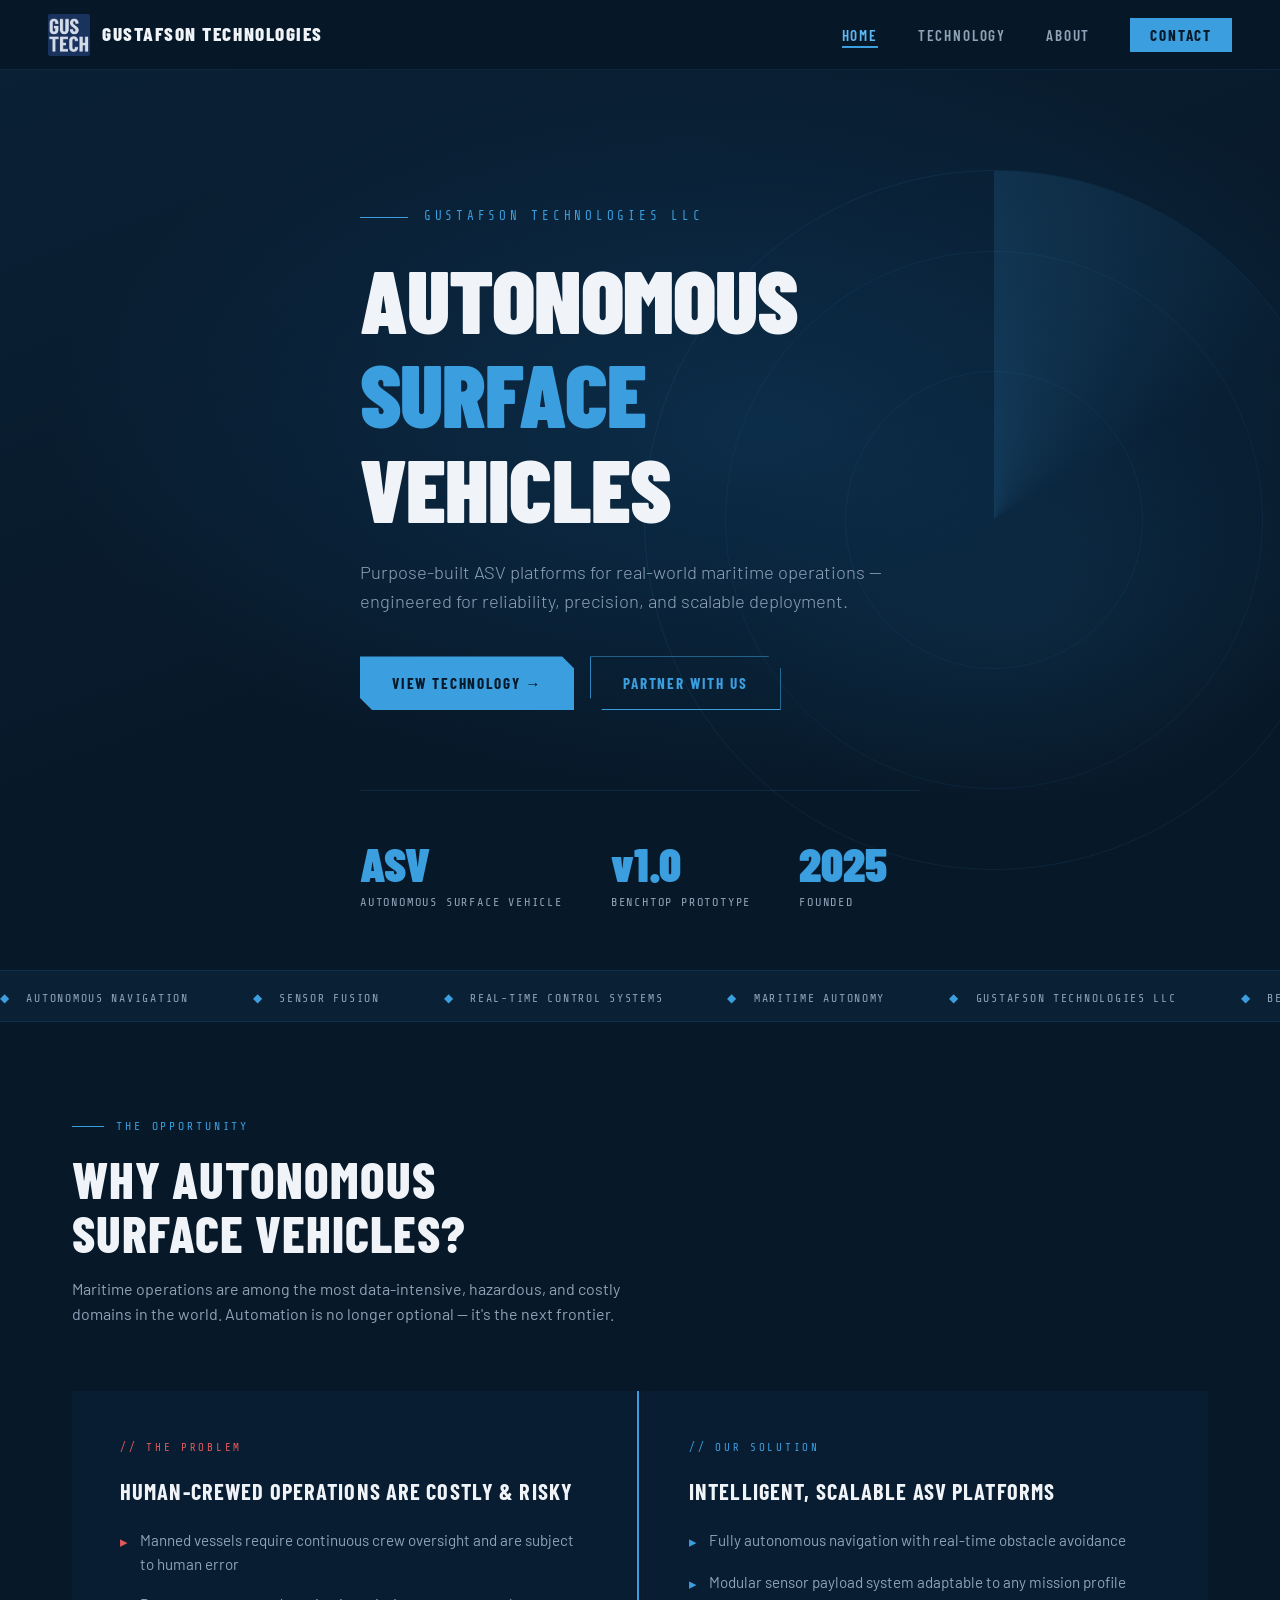
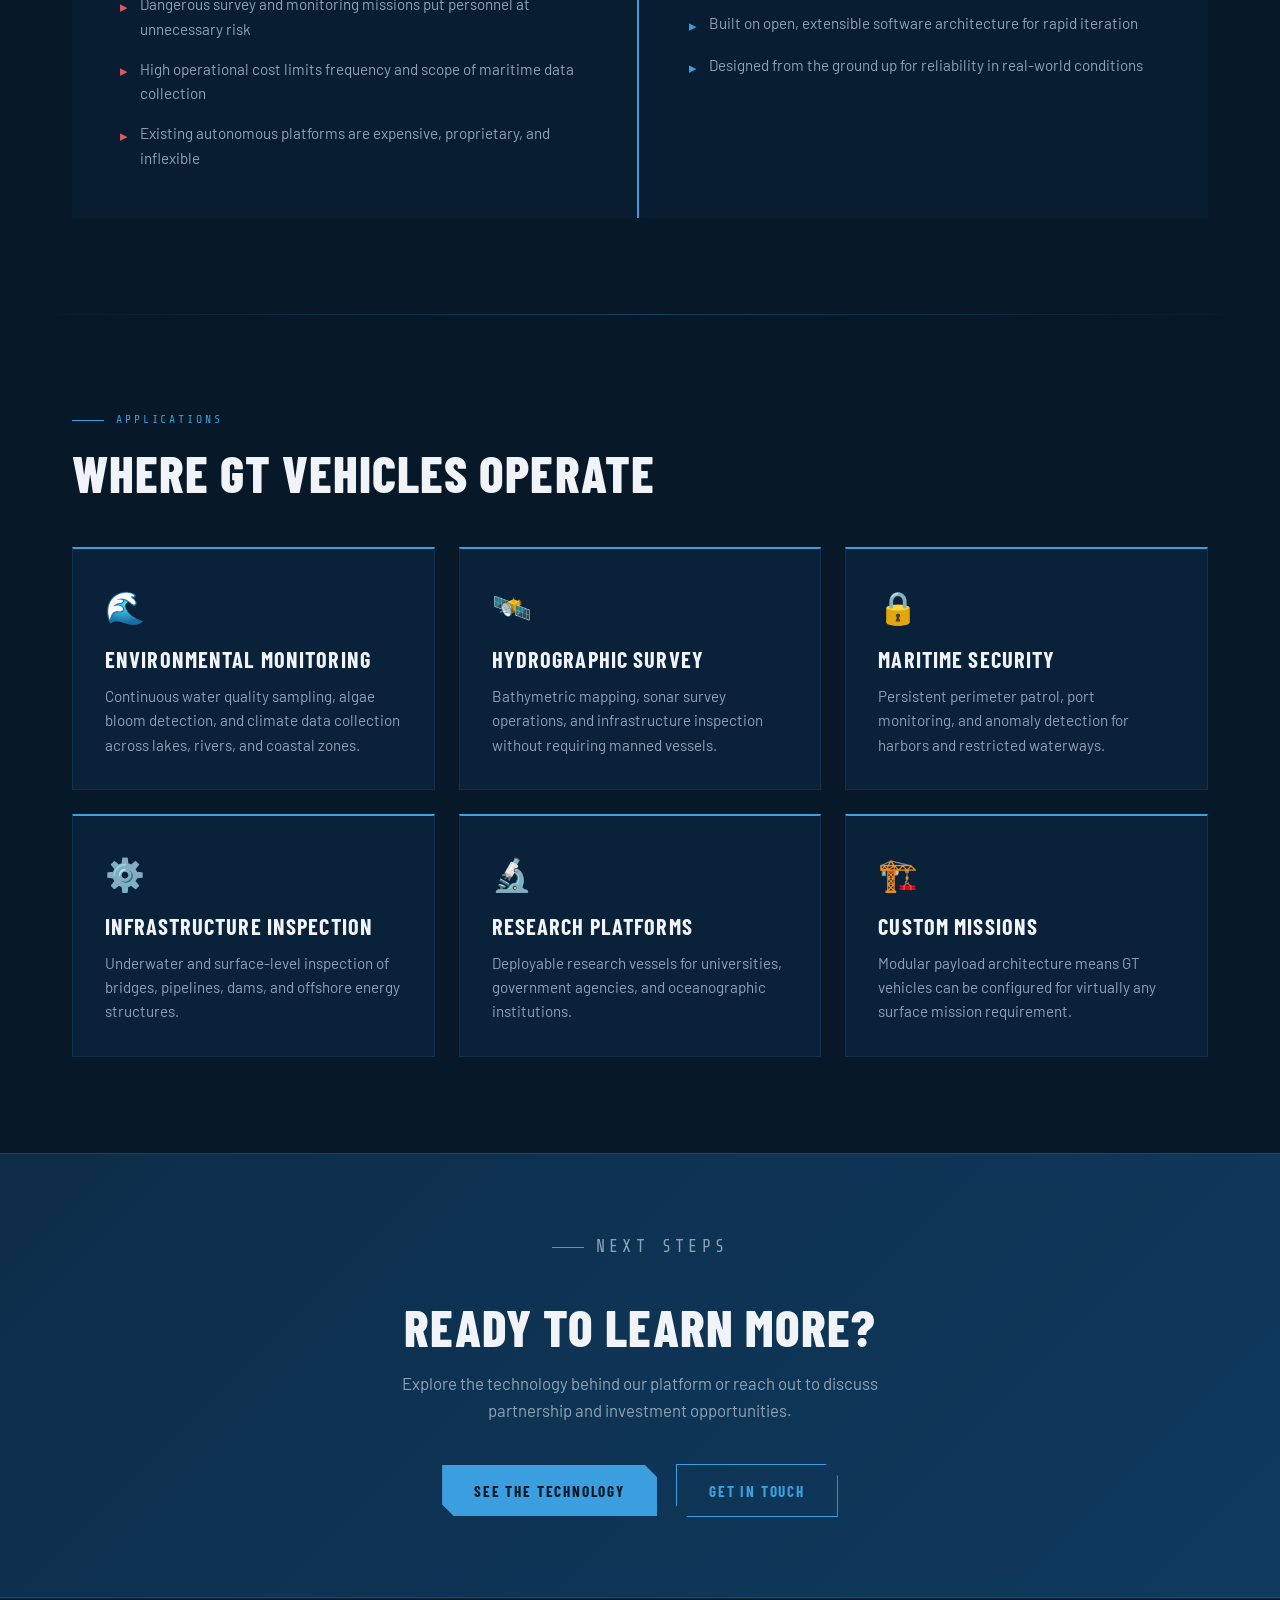
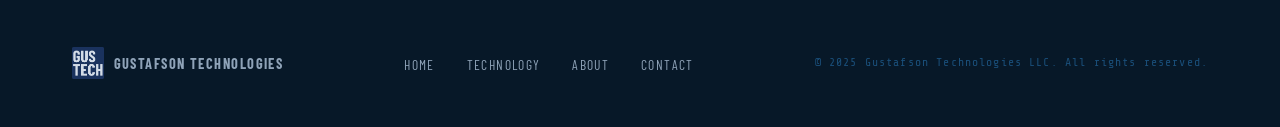
<file: index.html>
<!DOCTYPE html>
<html lang="en">
<head>
  <meta charset="UTF-8" />
  <meta name="viewport" content="width=device-width, initial-scale=1.0" />
  <title>Gustafson Technologies — Autonomous Surface Vehicles | Corbin Gustafson</title>
  <meta name="description" content="Gustafson Technologies, founded by Corbin Gustafson, develops autonomous surface vehicles (ASVs) for maritime operations — environmental monitoring, hydrographic survey, and defense. Built for reliability, precision, and scalability." />
  <meta name="keywords" content="autonomous surface vehicle, ASV, unmanned surface vehicle, maritime robotics, Gustafson Technologies, Corbin Gustafson, sensor fusion, autonomous navigation, hydrographic survey, environmental monitoring" />
  <meta name="author" content="Corbin Gustafson" />
  <meta name="robots" content="index, follow" />

  <!-- Open Graph -->
  <meta property="og:type" content="website" />
  <meta property="og:title" content="Gustafson Technologies — Autonomous Surface Vehicles" />
  <meta property="og:description" content="Gustafson Technologies, founded by Corbin Gustafson, develops autonomous surface vehicles for real-world maritime operations — environmental monitoring, survey, and defense applications." />
  <meta property="og:image" content="images/GusTechLogoTransparent1.png" />
  <meta property="og:site_name" content="Gustafson Technologies" />

  <!-- Twitter Card -->
  <meta name="twitter:card" content="summary_large_image" />
  <meta name="twitter:title" content="Gustafson Technologies — Autonomous Surface Vehicles" />
  <meta name="twitter:description" content="Gustafson Technologies, founded by Corbin Gustafson, develops autonomous surface vehicles for real-world maritime operations." />
  <meta name="twitter:image" content="images/GusTechLogoTransparent1.png" />

  <link rel="icon" type="image/png" href="images/GusTechLogoTransparent1.png" />
  <link rel="stylesheet" href="style.css" />

  <!-- JSON-LD Structured Data -->
  <script type="application/ld+json">
  {
    "@context": "https://schema.org",
    "@type": "Organization",
    "name": "Gustafson Technologies LLC",
    "alternateName": "GT",
    "description": "Gustafson Technologies develops autonomous surface vehicles for maritime operations including environmental monitoring, hydrographic survey, and defense applications.",
    "founder": {
      "@type": "Person",
      "name": "Corbin Gustafson",
      "jobTitle": "Founder",
      "email": "corbin.gustafson13@gmail.com",
      "sameAs": [
        "https://www.linkedin.com/in/corbingustafson/",
        "https://github.com/MiserlyExpert"
      ]
    },
    "foundingDate": "2025",
    "keywords": "autonomous surface vehicles, ASV, unmanned surface vehicle, maritime robotics, sensor fusion, autonomous navigation",
    "sameAs": [
      "https://www.linkedin.com/in/corbingustafson/"
    ]
  }
  </script>

  <style>
    /* ── HERO ── */
    .hero {
      min-height: 100vh;
      display: flex;
      align-items: center;
      position: relative;
      overflow: hidden;
      padding: 0;
    }

    .hero-bg {
      position: absolute;
      inset: 0;
      background:
        radial-gradient(ellipse 80% 60% at 60% 40%, rgba(15,58,94,0.6) 0%, transparent 70%),
        radial-gradient(ellipse 40% 40% at 80% 60%, rgba(59,158,222,0.08) 0%, transparent 60%),
        linear-gradient(160deg, var(--navy-800) 0%, var(--navy-900) 60%);
      z-index: 0;
    }

    /* Animated radar ring */
    .hero-radar {
      position: absolute;
      right: -5%;
      top: 50%;
      transform: translateY(-50%);
      width: 700px; height: 700px;
      border-radius: 50%;
      border: 1px solid rgba(59,158,222,0.1);
      z-index: 0;
    }
    .hero-radar::before, .hero-radar::after {
      content: '';
      position: absolute;
      border-radius: 50%;
      border: 1px solid rgba(59,158,222,0.08);
    }
    .hero-radar::before { inset: 80px; }
    .hero-radar::after  { inset: 200px; }

    .radar-sweep {
      position: absolute;
      inset: 0;
      border-radius: 50%;
      background: conic-gradient(from 0deg, rgba(59,158,222,0.15), transparent 60deg);
      animation: sweep 5s linear infinite;
    }
    @keyframes sweep { to { transform: rotate(360deg); } }

    .hero-content {
      position: relative;
      z-index: 1;
      max-width: 1200px;
      margin: 0 auto;
      padding: 0 2rem;
      padding-top: 5rem;
    }

    .hero-eyebrow {
      font-family: var(--font-mono);
      font-size: 0.78rem;
      letter-spacing: 0.3em;
      color: var(--accent);
      text-transform: uppercase;
      margin-bottom: 1.5rem;
      display: flex;
      align-items: center;
      gap: 1rem;
      animation: fadeDown 0.8s ease both;
    }
    .hero-eyebrow::before {
      content: '';
      width: 3rem; height: 1px;
      background: var(--accent);
    }

    .hero h1 {
      max-width: 900px;
      margin-bottom: 0.5rem;
      animation: fadeDown 0.8s 0.15s ease both;
    }

    .hero h1 .accent-word { color: var(--accent); }

    .hero-sub {
      font-size: 1.15rem;
      color: var(--silver-dim);
      max-width: 560px;
      margin: 1.5rem 0 2.5rem;
      font-weight: 300;
      animation: fadeDown 0.8s 0.3s ease both;
    }

    .hero-actions {
      display: flex;
      gap: 1rem;
      flex-wrap: wrap;
      animation: fadeDown 0.8s 0.45s ease both;
    }

    .hero-stats {
      display: flex;
      gap: 3rem;
      margin-top: 5rem;
      padding-top: 3rem;
      border-top: 1px solid var(--grid-line);
      animation: fadeDown 0.8s 0.6s ease both;
      flex-wrap: wrap;
    }

    @keyframes fadeDown {
      from { opacity: 0; transform: translateY(-16px); }
      to   { opacity: 1; transform: translateY(0); }
    }

    /* ── TICKER ── */
    .ticker-bar {
      background: var(--navy-800);
      border-top: 1px solid var(--grid-line);
      border-bottom: 1px solid var(--grid-line);
      padding: 0.75rem 0;
      overflow: hidden;
      white-space: nowrap;
    }
    .ticker-inner {
      display: inline-flex;
      gap: 4rem;
      animation: ticker 30s linear infinite;
    }
    .ticker-item {
      font-family: var(--font-mono);
      font-size: 0.72rem;
      letter-spacing: 0.15em;
      color: var(--silver-dim);
      text-transform: uppercase;
    }
    .ticker-item span { color: var(--accent); margin-right: 0.5rem; }
    @keyframes ticker { from { transform: translateX(0); } to { transform: translateX(-50%); } }

    /* ── PROBLEM / SOLUTION ── */
    .problem-grid {
      display: grid;
      grid-template-columns: 1fr 1fr;
      gap: 2px;
      margin-top: 4rem;
    }
    .problem-panel {
      padding: 3rem;
      background: rgba(10,32,53,0.8);
      position: relative;
    }
    .problem-panel:first-child {
      border-right: 2px solid var(--accent);
    }
    .problem-panel .panel-tag {
      font-family: var(--font-mono);
      font-size: 0.68rem;
      letter-spacing: 0.25em;
      text-transform: uppercase;
      margin-bottom: 1.5rem;
    }
    .problem-panel:first-child .panel-tag { color: #e05a5a; }
    .problem-panel:last-child  .panel-tag { color: var(--accent); }

    .problem-list {
      list-style: none;
      display: flex;
      flex-direction: column;
      gap: 1rem;
      margin-top: 1.5rem;
    }
    .problem-list li {
      display: flex;
      align-items: flex-start;
      gap: 0.75rem;
      font-size: 0.95rem;
      color: var(--silver-dim);
    }
    .problem-list li::before {
      content: '▸';
      color: var(--accent);
      flex-shrink: 0;
      margin-top: 0.1rem;
    }
    .problem-panel:first-child .problem-list li::before { color: #e05a5a; }

    /* ── USE CASES ── */
    .use-case-grid {
      display: grid;
      grid-template-columns: repeat(3, 1fr);
      gap: 1.5rem;
      margin-top: 3rem;
    }

    .use-case-icon {
      font-size: 2rem;
      margin-bottom: 1rem;
    }

    /* ── CTA BAND ── */
    .cta-band {
      background: linear-gradient(135deg, var(--navy-700), var(--navy-600));
      border-top: 1px solid rgba(59,158,222,0.2);
      border-bottom: 1px solid rgba(59,158,222,0.2);
      padding: 5rem 0;
      text-align: center;
    }
    .cta-band h2 { margin-bottom: 1rem; }
    .cta-band p {
      color: var(--silver-dim);
      margin-bottom: 2.5rem;
      font-size: 1.05rem;
      max-width: 500px;
      margin-left: auto;
      margin-right: auto;
    }
    .cta-band .btn { margin: 0 0.5rem; }

    @media (max-width: 768px) {
      .problem-grid  { grid-template-columns: 1fr; }
      .problem-panel:first-child { border-right: none; border-bottom: 2px solid var(--accent); }
      .use-case-grid { grid-template-columns: 1fr; }
      .hero-stats    { gap: 2rem; }
      .hero-radar    { display: none; }
    }
  </style>
</head>
<body>

  <!-- ── NAV ── -->
  <nav>
    <a href="index.html" class="nav-logo">
      <img src="images/GusTechLogoTransparent1.png" alt="GT" />
      <span class="nav-logo-text">Gustafson Technologies</span>
    </a>
    <button class="nav-toggle" aria-label="Menu">
      <span></span><span></span><span></span>
    </button>
    <ul class="nav-links">
      <li><a href="index.html">Home</a></li>
      <li><a href="technology.html">Technology</a></li>
      <li><a href="about.html">About</a></li>
      <li><a href="contact.html" class="nav-cta">Contact</a></li>
    </ul>
  </nav>

  <main>

    <!-- ── HERO ── -->
    <section class="hero">
      <div class="hero-bg"></div>
      <div class="hero-radar"><div class="radar-sweep"></div></div>
      <div class="hero-content container">
        <p class="hero-eyebrow">Gustafson Technologies LLC</p>
        <h1>
          Autonomous<br />
          <span class="accent-word">Surface</span><br />
          Vehicles
        </h1>
        <p class="hero-sub">
          Purpose-built ASV platforms for real-world maritime operations —
          engineered for reliability, precision, and scalable deployment.
        </p>
        <div class="hero-actions">
          <a href="technology.html" class="btn btn-primary">View Technology →</a>
          <a href="contact.html" class="btn btn-outline">Partner With Us</a>
        </div>
        <div class="hero-stats">
          <div>
            <div class="stat-number">ASV</div>
            <div class="stat-label">Autonomous Surface Vehicle</div>
          </div>
          <div>
            <div class="stat-number">v1.0</div>
            <div class="stat-label">Benchtop Prototype</div>
          </div>
          <div>
            <div class="stat-number">2025</div>
            <div class="stat-label">Founded</div>
          </div>
        </div>
      </div>
    </section>

    <!-- ── TICKER ── -->
    <div class="ticker-bar">
      <div class="ticker-inner">
        <span class="ticker-item"><span>◆</span> Autonomous Navigation</span>
        <span class="ticker-item"><span>◆</span> Sensor Fusion</span>
        <span class="ticker-item"><span>◆</span> Real-Time Control Systems</span>
        <span class="ticker-item"><span>◆</span> Maritime Autonomy</span>
        <span class="ticker-item"><span>◆</span> Gustafson Technologies LLC</span>
        <span class="ticker-item"><span>◆</span> Benchtop Prototype Active</span>
        <span class="ticker-item"><span>◆</span> Seeking Partners & Investors</span>
        <!-- duplicate for seamless loop -->
        <span class="ticker-item"><span>◆</span> Autonomous Navigation</span>
        <span class="ticker-item"><span>◆</span> Sensor Fusion</span>
        <span class="ticker-item"><span>◆</span> Real-Time Control Systems</span>
        <span class="ticker-item"><span>◆</span> Maritime Autonomy</span>
        <span class="ticker-item"><span>◆</span> Gustafson Technologies LLC</span>
        <span class="ticker-item"><span>◆</span> Benchtop Prototype Active</span>
        <span class="ticker-item"><span>◆</span> Seeking Partners & Investors</span>
      </div>
    </div>

    <!-- ── PROBLEM / SOLUTION ── -->
    <section>
      <div class="container">
        <p class="section-label">The Opportunity</p>
        <h2>Why Autonomous<br />Surface Vehicles?</h2>
        <p style="color:var(--silver-dim); max-width:600px; margin-top:1rem;">
          Maritime operations are among the most data-intensive, hazardous, and
          costly domains in the world. Automation is no longer optional — it's the
          next frontier.
        </p>
        <div class="problem-grid fade-in">
          <div class="problem-panel">
            <p class="panel-tag">// The Problem</p>
            <h3>Human-Crewed Operations Are Costly & Risky</h3>
            <ul class="problem-list">
              <li>Manned vessels require continuous crew oversight and are subject to human error</li>
              <li>Dangerous survey and monitoring missions put personnel at unnecessary risk</li>
              <li>High operational cost limits frequency and scope of maritime data collection</li>
              <li>Existing autonomous platforms are expensive, proprietary, and inflexible</li>
            </ul>
          </div>
          <div class="problem-panel">
            <p class="panel-tag">// Our Solution</p>
            <h3>Intelligent, Scalable ASV Platforms</h3>
            <ul class="problem-list">
              <li>Fully autonomous navigation with real-time obstacle avoidance</li>
              <li>Modular sensor payload system adaptable to any mission profile</li>
              <li>Built on open, extensible software architecture for rapid iteration</li>
              <li>Designed from the ground up for reliability in real-world conditions</li>
            </ul>
          </div>
        </div>
      </div>
    </section>

    <div class="section-divider"></div>

    <!-- ── USE CASES ── -->
    <section>
      <div class="container">
        <p class="section-label">Applications</p>
        <h2>Where GT Vehicles Operate</h2>
        <div class="use-case-grid">

          <div class="card fade-in">
            <div class="use-case-icon">🌊</div>
            <h3>Environmental Monitoring</h3>
            <p style="color:var(--silver-dim); margin-top:0.75rem; font-size:0.95rem;">
              Continuous water quality sampling, algae bloom detection, and
              climate data collection across lakes, rivers, and coastal zones.
            </p>
          </div>

          <div class="card fade-in" style="transition-delay:0.1s">
            <div class="use-case-icon">🛰️</div>
            <h3>Hydrographic Survey</h3>
            <p style="color:var(--silver-dim); margin-top:0.75rem; font-size:0.95rem;">
              Bathymetric mapping, sonar survey operations, and infrastructure
              inspection without requiring manned vessels.
            </p>
          </div>

          <div class="card fade-in" style="transition-delay:0.2s">
            <div class="use-case-icon">🔒</div>
            <h3>Maritime Security</h3>
            <p style="color:var(--silver-dim); margin-top:0.75rem; font-size:0.95rem;">
              Persistent perimeter patrol, port monitoring, and anomaly
              detection for harbors and restricted waterways.
            </p>
          </div>

          <div class="card fade-in" style="transition-delay:0.3s">
            <div class="use-case-icon">⚙️</div>
            <h3>Infrastructure Inspection</h3>
            <p style="color:var(--silver-dim); margin-top:0.75rem; font-size:0.95rem;">
              Underwater and surface-level inspection of bridges, pipelines,
              dams, and offshore energy structures.
            </p>
          </div>

          <div class="card fade-in" style="transition-delay:0.4s">
            <div class="use-case-icon">🔬</div>
            <h3>Research Platforms</h3>
            <p style="color:var(--silver-dim); margin-top:0.75rem; font-size:0.95rem;">
              Deployable research vessels for universities, government agencies,
              and oceanographic institutions.
            </p>
          </div>

          <div class="card fade-in" style="transition-delay:0.5s">
            <div class="use-case-icon">🏗️</div>
            <h3>Custom Missions</h3>
            <p style="color:var(--silver-dim); margin-top:0.75rem; font-size:0.95rem;">
              Modular payload architecture means GT vehicles can be configured
              for virtually any surface mission requirement.
            </p>
          </div>

        </div>
      </div>
    </section>

    <!-- ── CTA ── -->
    <section class="cta-band">
      <div class="container">
        <p class="section-label" style="justify-content:center">Next Steps</p>
        <h2>Ready to Learn More?</h2>
        <p>Explore the technology behind our platform or reach out to discuss partnership and investment opportunities.</p>
        <a href="technology.html" class="btn btn-primary">See the Technology</a>
        <a href="contact.html" class="btn btn-outline">Get in Touch</a>
      </div>
    </section>

  </main>

  <!-- ── FOOTER ── -->
  <footer>
    <div class="footer-inner">
      <a href="index.html" class="footer-logo">
        <img src="images/GusTechLogoTransparent1.png" alt="GT" />
        <span>Gustafson Technologies</span>
      </a>
      <ul class="footer-links">
        <li><a href="index.html">Home</a></li>
        <li><a href="technology.html">Technology</a></li>
        <li><a href="about.html">About</a></li>
        <li><a href="contact.html">Contact</a></li>
      </ul>
      <p class="footer-copy">© 2025 Gustafson Technologies LLC. All rights reserved.</p>
    </div>
  </footer>

  <script src="nav.js"></script>
</body>
</html>
</file>
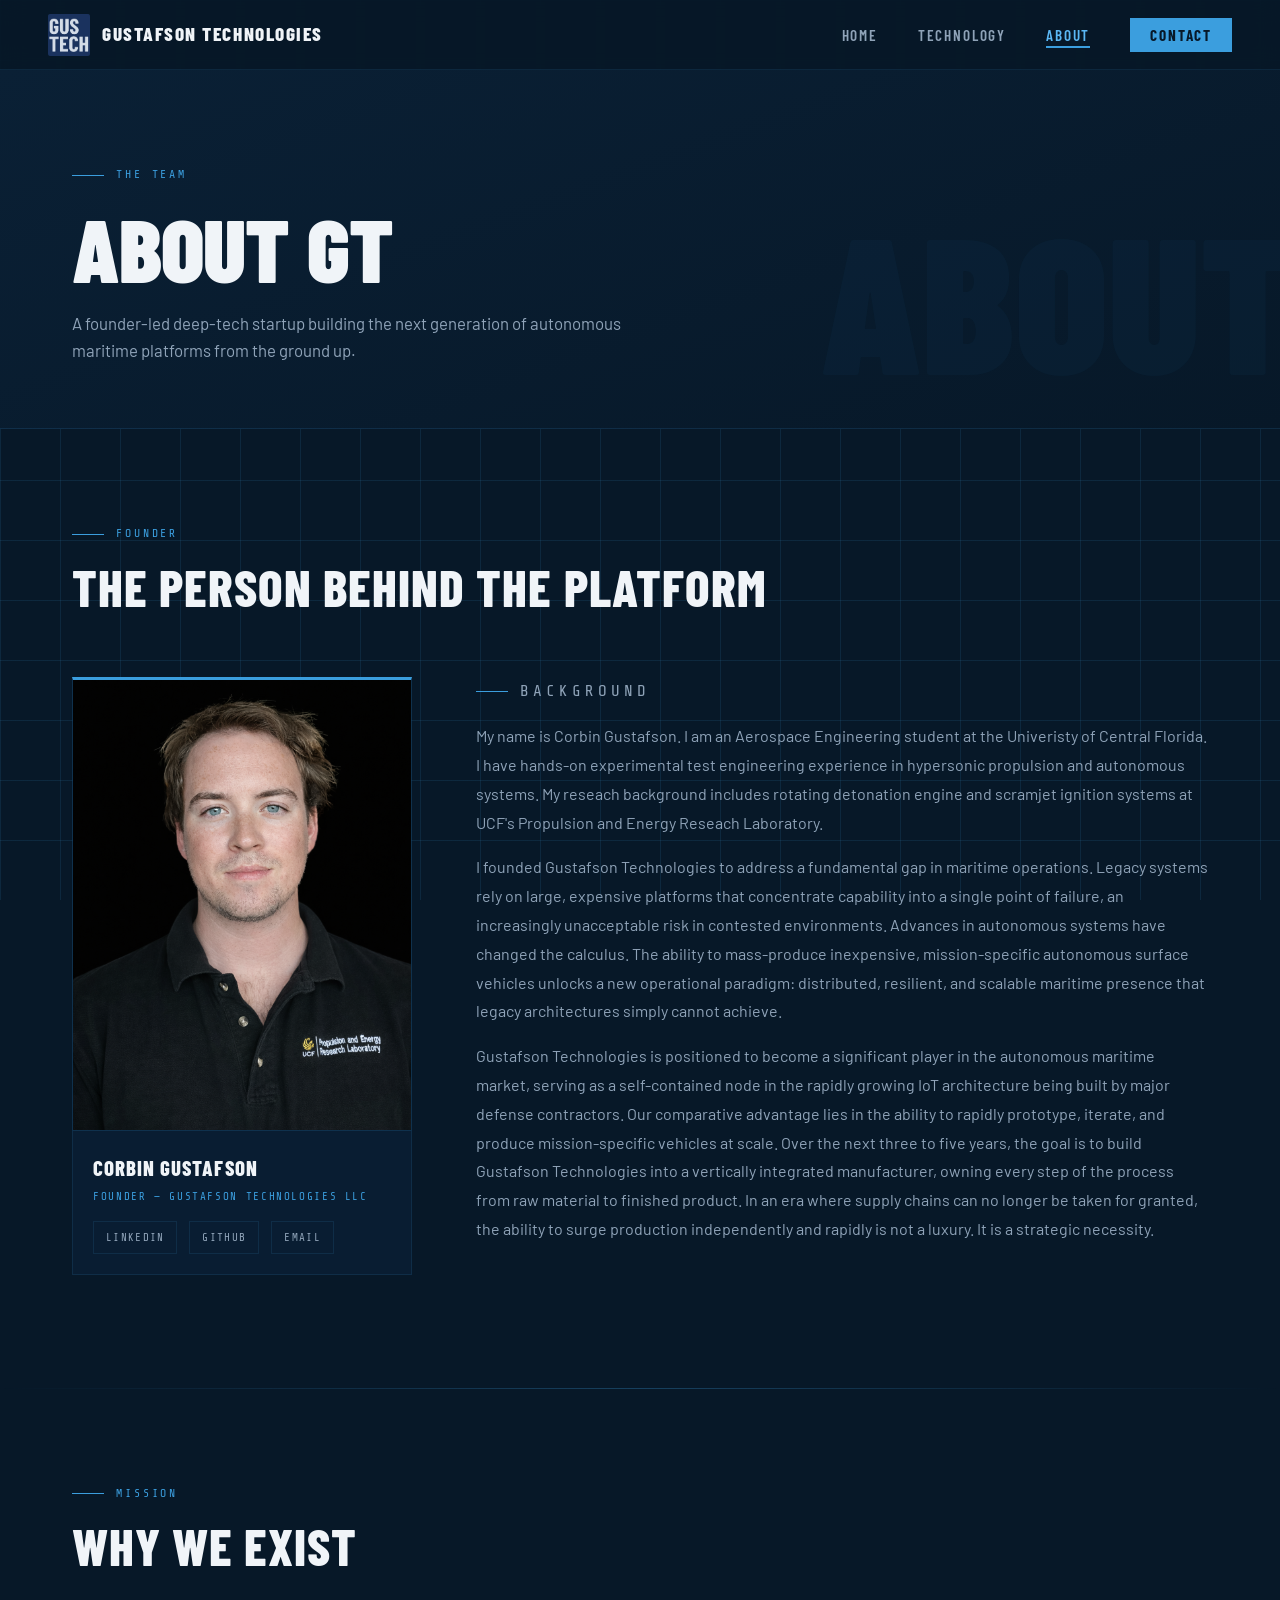
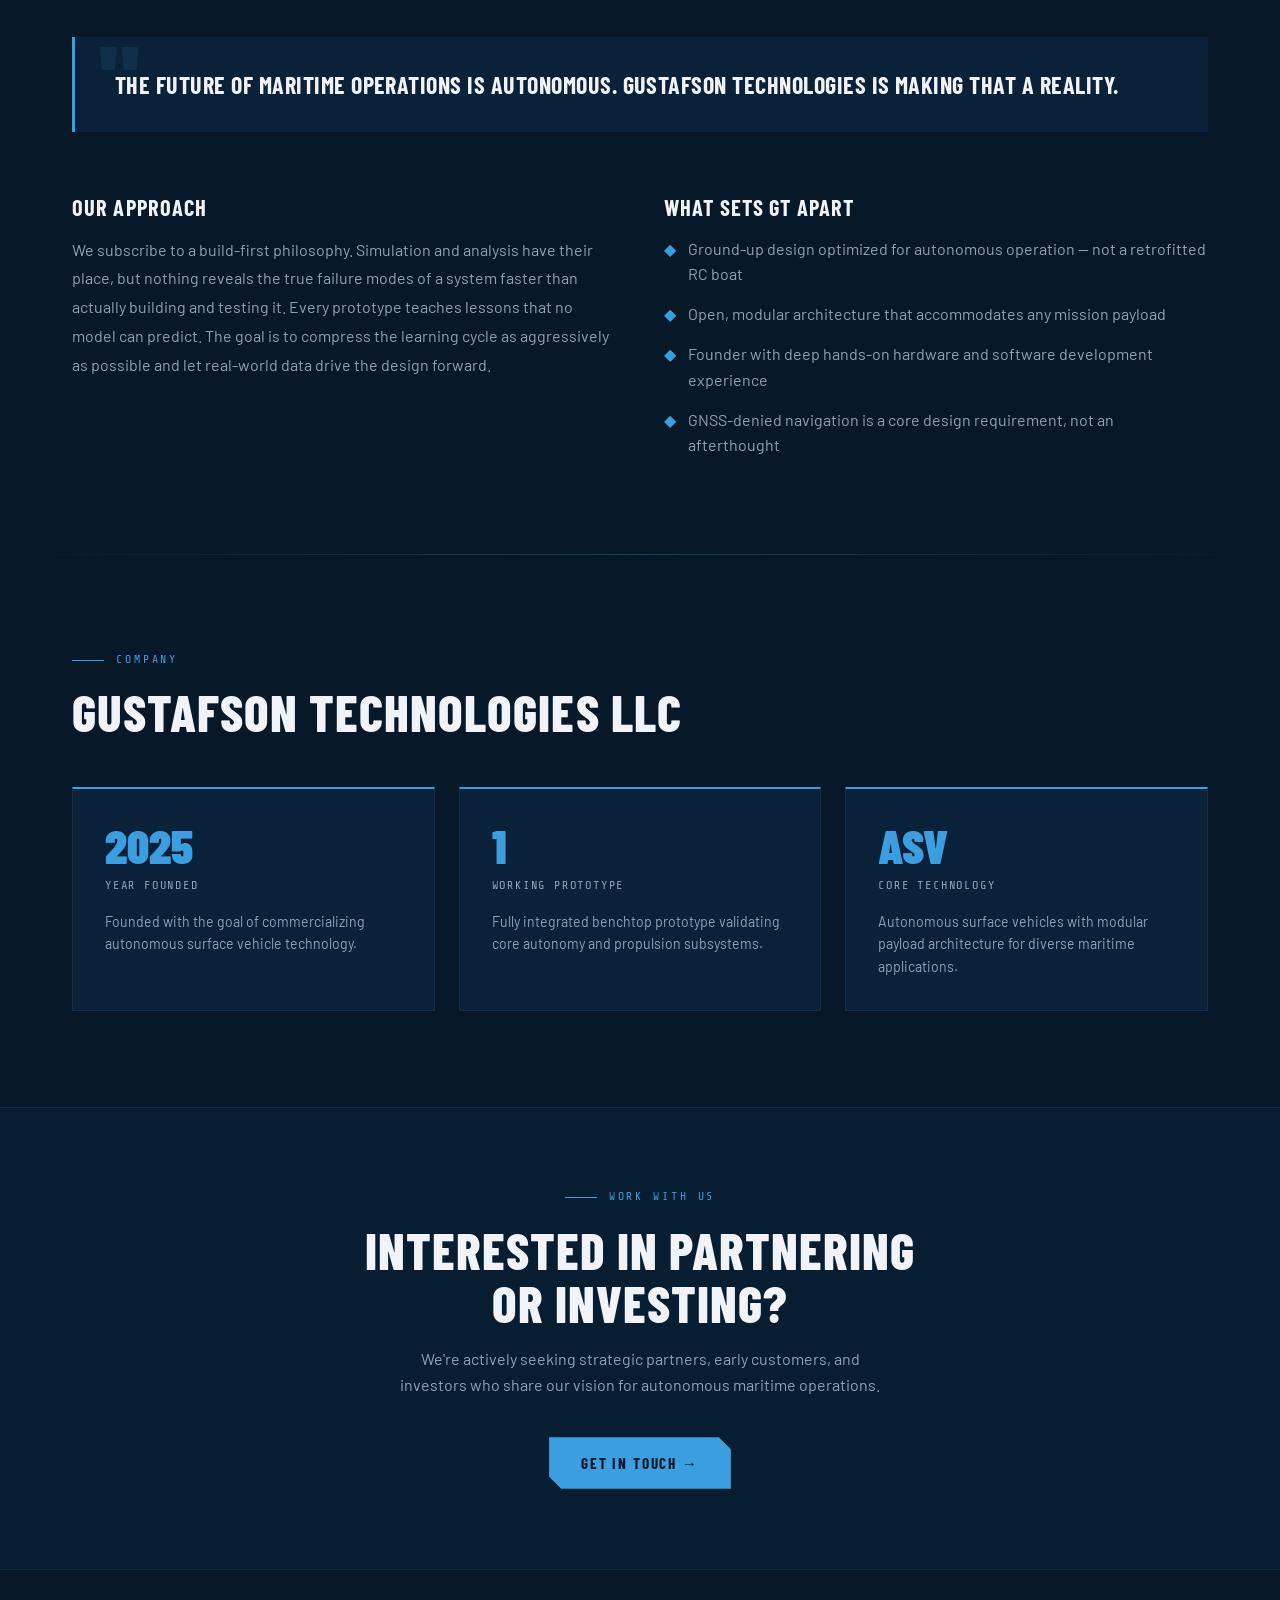
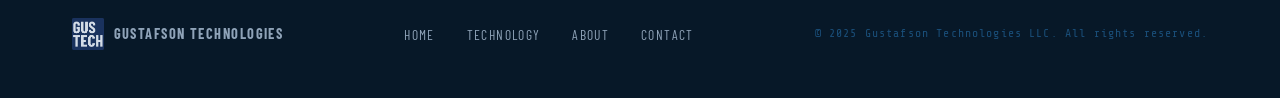
<file: about.html>
<!DOCTYPE html>
<html lang="en">
<head>
  <meta charset="UTF-8" />
  <meta name="viewport" content="width=device-width, initial-scale=1.0" />
  <title>About Corbin Gustafson — Founder of Gustafson Technologies</title>
  <meta name="description" content="Corbin Gustafson is the founder of Gustafson Technologies LLC, building autonomous surface vehicles for maritime operations from the ground up. Learn about his background and mission." />
  <meta name="keywords" content="Corbin Gustafson, Gustafson Technologies, autonomous surface vehicles, ASV founder, maritime robotics, unmanned surface vehicle startup" />
  <meta name="author" content="Corbin Gustafson" />
  <meta name="robots" content="index, follow" />

  <!-- Open Graph -->
  <meta property="og:type" content="profile" />
  <meta property="og:title" content="Corbin Gustafson — Founder of Gustafson Technologies" />
  <meta property="og:description" content="Corbin Gustafson is building autonomous surface vehicles for real-world maritime operations at Gustafson Technologies LLC." />
  <meta property="og:image" content="images/GusTechLogoTransparent1.png" />
  <meta property="og:site_name" content="Gustafson Technologies" />

  <!-- Twitter Card -->
  <meta name="twitter:card" content="summary_large_image" />
  <meta name="twitter:title" content="Corbin Gustafson — Founder of Gustafson Technologies" />
  <meta name="twitter:description" content="Corbin Gustafson is building autonomous surface vehicles for real-world maritime operations at Gustafson Technologies LLC." />
  <meta name="twitter:image" content="images/GusTechLogoTransparent1.png" />

  <link rel="icon" type="image/png" href="images/GusTechLogoTransparent1.png" />
  <link rel="stylesheet" href="style.css" />

  <!-- JSON-LD Structured Data -->
  <script type="application/ld+json">
  {
    "@context": "https://schema.org",
    "@type": "Person",
    "name": "Corbin Gustafson",
    "jobTitle": "Founder",
    "worksFor": {
      "@type": "Organization",
      "name": "Gustafson Technologies LLC"
    },
    "description": "Corbin Gustafson is the founder of Gustafson Technologies LLC, building autonomous surface vehicles for maritime operations from the ground up.",
    "email": "corbin.gustafson13@gmail.com",
    "telephone": "+17572308157",
    "sameAs": [
      "https://www.linkedin.com/in/corbingustafson/",
      "https://github.com/MiserlyExpert"
    ]
  }
  </script>

  <style>
    .page-hero {
      padding: 6rem 0 4rem;
      background: linear-gradient(160deg, var(--navy-800), var(--navy-900));
      border-bottom: 1px solid var(--grid-line);
      position: relative;
      overflow: hidden;
    }
    .page-hero::after {
      content: 'ABOUT';
      position: absolute;
      right: -1rem; bottom: -1.5rem;
      font-family: var(--font-display);
      font-size: 12rem;
      font-weight: 900;
      color: rgba(59,158,222,0.04);
      pointer-events: none;
    }

    /* ── FOUNDER LAYOUT ── */
    .founder-layout {
      display: grid;
      grid-template-columns: 340px 1fr;
      gap: 4rem;
      align-items: start;
      margin-top: 4rem;
    }

    .founder-photo-wrap {
      position: sticky;
      top: 90px;
    }

    .founder-photo-box {
      background: rgba(13,45,74,0.5);
      border: 1px solid var(--grid-line);
      border-top: 3px solid var(--accent);
      aspect-ratio: 3/4;
      overflow: hidden;
      display: flex;
      align-items: center;
      justify-content: center;
      position: relative;
    }
    .founder-photo-box img {
      width: 100%; height: 100%;
      object-fit: cover;
    }
    .founder-photo-placeholder {
      display: flex;
      flex-direction: column;
      align-items: center;
      gap: 1rem;
      padding: 2rem;
      text-align: center;
      color: var(--silver-dim);
    }
    .founder-photo-placeholder .icon { font-size: 4rem; opacity: 0.3; }
    .founder-photo-placeholder p {
      font-family: var(--font-mono);
      font-size: 0.68rem;
      letter-spacing: 0.15em;
      text-transform: uppercase;
    }

    .founder-name-card {
      background: rgba(10,32,53,0.8);
      border: 1px solid var(--grid-line);
      border-top: none;
      padding: 1.25rem;
    }
    .founder-name {
      font-family: var(--font-display);
      font-size: 1.3rem;
      font-weight: 800;
      text-transform: uppercase;
      letter-spacing: 0.05em;
      color: var(--white);
    }
    .founder-title {
      font-family: var(--font-mono);
      font-size: 0.68rem;
      letter-spacing: 0.15em;
      color: var(--accent);
      text-transform: uppercase;
      margin-top: 0.25rem;
    }

    /* Founder social links */
    .founder-links {
      display: flex;
      gap: 0.75rem;
      margin-top: 1rem;
      flex-wrap: wrap;
    }
    .founder-link {
      font-family: var(--font-mono);
      font-size: 0.68rem;
      letter-spacing: 0.12em;
      text-transform: uppercase;
      color: var(--silver-dim);
      text-decoration: none;
      padding: 0.4rem 0.75rem;
      border: 1px solid var(--grid-line);
      transition: color 0.2s, border-color 0.2s;
    }
    .founder-link:hover { color: var(--accent); border-color: var(--accent); }

    /* ── BIO CONTENT ── */
    .bio-section { margin-bottom: 3rem; }
    .bio-section p {
      color: var(--silver-dim);
      font-size: 1rem;
      line-height: 1.8;
      margin-bottom: 1rem;
    }
    .bio-section p:last-child { margin-bottom: 0; }

    /* ── SKILLS ── */
    .skills-grid {
      display: grid;
      grid-template-columns: 1fr 1fr;
      gap: 1rem;
      margin-top: 1.5rem;
    }
    .skill-item {
      display: flex;
      flex-direction: column;
      gap: 0.4rem;
    }
    .skill-name {
      font-family: var(--font-mono);
      font-size: 0.72rem;
      letter-spacing: 0.12em;
      text-transform: uppercase;
      color: var(--silver-dim);
      display: flex;
      justify-content: space-between;
    }
    .skill-name span { color: var(--accent); }
    .skill-bar {
      height: 3px;
      background: var(--navy-700);
      position: relative;
    }
    .skill-fill {
      position: absolute;
      top: 0; left: 0; height: 100%;
      background: linear-gradient(90deg, var(--accent), var(--accent-bright));
      transition: width 1.5s ease;
    }

    /* ── MISSION STATEMENT ── */
    .mission-block {
      background: rgba(13,45,74,0.5);
      border-left: 3px solid var(--accent);
      padding: 2rem 2.5rem;
      margin: 4rem 0;
      position: relative;
    }
    .mission-block::before {
      content: '"';
      position: absolute;
      top: -0.5rem; left: 1.5rem;
      font-family: var(--font-display);
      font-size: 6rem;
      font-weight: 900;
      color: rgba(59,158,222,0.1);
      line-height: 1;
    }
    .mission-text {
      font-family: var(--font-display);
      font-size: 1.5rem;
      font-weight: 700;
      letter-spacing: 0.02em;
      text-transform: uppercase;
      color: var(--white);
      line-height: 1.3;
    }

    /* ── COMPANY FACTS ── */
    .facts-grid {
      display: grid;
      grid-template-columns: repeat(3, 1fr);
      gap: 1.5rem;
      margin-top: 3rem;
    }

    @media (max-width: 900px) {
      .founder-layout { grid-template-columns: 1fr; }
      .founder-photo-wrap { position: static; }
      .founder-photo-box { aspect-ratio: 3/4; }
    }
    @media (max-width: 768px) {
      .skills-grid { grid-template-columns: 1fr; }
      .facts-grid  { grid-template-columns: 1fr; }
      .page-hero::after { font-size: 5rem; }
    }
  </style>
</head>
<body>

  <nav>
    <a href="index.html" class="nav-logo">
      <img src="images/GusTechLogoTransparent1.png" alt="GT" />
      <span class="nav-logo-text">Gustafson Technologies</span>
    </a>
    <button class="nav-toggle" aria-label="Menu">
      <span></span><span></span><span></span>
    </button>
    <ul class="nav-links">
      <li><a href="index.html">Home</a></li>
      <li><a href="technology.html">Technology</a></li>
      <li><a href="about.html">About</a></li>
      <li><a href="contact.html" class="nav-cta">Contact</a></li>
    </ul>
  </nav>

  <main>

    <div class="page-hero">
      <div class="container">
        <p class="section-label">The Team</p>
        <h1>About GT</h1>
        <p style="color:var(--silver-dim); max-width:600px; margin-top:1rem; font-size:1.05rem;">
          A founder-led deep-tech startup building the next generation of
          autonomous maritime platforms from the ground up.
        </p>
      </div>
    </div>

    <!-- ── FOUNDER ── -->
    <section>
      <div class="container">
        <p class="section-label">Founder</p>
        <h2>The Person Behind the Platform</h2>

        <div class="founder-layout">

          <div class="founder-photo-wrap fade-in">
            <div class="founder-photo-box">
                <img src="images/founder.png" alt="[Corbin Gustafson]" />
            </div>
            <div class="founder-name-card">
              <!-- UPDATE: Replace with your actual name and title -->
              <div class="founder-name">Corbin Gustafson</div>
              <div class="founder-title">Founder — Gustafson Technologies LLC</div>
              <div class="founder-links">
                <!-- UPDATE: Replace # with your actual profile links -->
                <a href="https://www.linkedin.com/in/corbingustafson/" class="founder-link" target="_blank" rel="noopener noreferrer">LinkedIn</a>
                <a href="https://github.com/MiserlyExpert" class="founder-link" target="_blank" rel="noopener noreferrer">GitHub</a>
                <a href="contact.html" class="founder-link">Email</a>
              </div>
            </div>
          </div>

          <div class="fade-in">

            <div class="bio-section">
              <p class="section-label">Background</p>
              <!--
                UPDATE THIS: Replace the placeholder text below with your real bio.
                Write 2-3 paragraphs covering:
                1. Who you are and what you're studying
                2. What drove you to start Gustafson Technologies
                3. Your technical background and what makes you the right person to build this
              -->
              <p>
                My name is Corbin Gustafson. I am an Aerospace Engineering student at the Univeristy
                of Central Florida. I have hands-on experimental test engineering experience in
                hypersonic propulsion and autonomous systems. My reseach background includes rotating
                detonation engine and scramjet ignition systems at UCF's Propulsion and Energy Reseach
                Laboratory.
              </p>
              <p>
                I founded Gustafson Technologies to address a fundamental gap in maritime operations.
                Legacy systems rely on large, expensive platforms that concentrate capability into a 
                single point of failure, an increasingly unacceptable risk in contested environments. 
                Advances in autonomous systems have changed the calculus. The ability to mass-produce 
                inexpensive, mission-specific autonomous surface vehicles unlocks a new operational 
                paradigm: distributed, resilient, and scalable maritime presence that legacy architectures 
                simply cannot achieve.
              </p>
              <p>
                Gustafson Technologies is positioned to become a significant player in the autonomous
                maritime market, serving as a self-contained node in the rapidly growing IoT architecture 
                being built by major defense contractors. Our comparative advantage lies in the ability 
                to rapidly prototype, iterate, and produce mission-specific vehicles at scale. Over the 
                next three to five years, the goal is to build Gustafson Technologies into a vertically 
                integrated manufacturer, owning every step of the process from raw material to finished 
                product. In an era where supply chains can no longer be taken for granted, the ability 
                to surge production independently and rapidly is not a luxury. It is a strategic necessity.
            </div>

          </div>
        </div>
      </div>
    </section>

    <div class="section-divider"></div>

    <!-- ── MISSION ── -->
    <section>
      <div class="container">
        <p class="section-label">Mission</p>
        <h2>Why We Exist</h2>

        <div class="mission-block fade-in">
          <!--
            UPDATE: Write your actual mission statement here.
            Make it bold, specific, and memorable — one or two sentences max.
          -->
          <p class="mission-text">
            The Future of Maritime Operations is Autonomous. Gustafson Technologies is making that a reality.
          </p>
        </div>

        <div style="display:grid; grid-template-columns:1fr 1fr; gap:3rem; align-items:start;">
          <div>
            <h3 style="margin-bottom:1rem;">Our Approach</h3>
            <p style="color:var(--silver-dim); line-height:1.8;">
              We subscribe to a build-first philosophy. Simulation and analysis have their place,
              but nothing reveals the true failure modes of a system faster than actually building
              and testing it. Every prototype teaches lessons that no model can predict. The goal
              is to compress the learning cycle as aggressively as possible and let real-world
              data drive the design forward.
            </p>
          </div>
          <div>
            <h3 style="margin-bottom:1rem;">What Sets GT Apart</h3>
            <ul style="list-style:none; display:flex; flex-direction:column; gap:0.9rem; color:var(--silver-dim);">
              <li style="display:flex; gap:0.75rem; align-items:flex-start;">
                <span style="color:var(--accent); flex-shrink:0;">◆</span>
                Ground-up design optimized for autonomous operation — not a
                retrofitted RC boat
              </li>
              <li style="display:flex; gap:0.75rem; align-items:flex-start;">
                <span style="color:var(--accent); flex-shrink:0;">◆</span>
                Open, modular architecture that accommodates any mission payload
              </li>
              <li style="display:flex; gap:0.75rem; align-items:flex-start;">
                <span style="color:var(--accent); flex-shrink:0;">◆</span>
                Founder with deep hands-on hardware and software development experience
              </li>
              <li style="display:flex; gap:0.75rem; align-items:flex-start;">
                <span style="color:var(--accent); flex-shrink:0;">◆</span>
                GNSS-denied navigation is a core design requirement, not an afterthought
              </li>
            </ul>
          </div>
        </div>
      </div>
    </section>

    <div class="section-divider"></div>

    <!-- ── COMPANY FACTS ── -->
    <section>
      <div class="container">
        <p class="section-label">Company</p>
        <h2>Gustafson Technologies LLC</h2>
        <div class="facts-grid fade-in">
          <div class="card">
            <div class="stat-number">2025</div>
            <div class="stat-label">Year Founded</div>
            <p style="color:var(--silver-dim); font-size:0.88rem; margin-top:1rem;">
              Founded with the goal of commercializing autonomous surface vehicle
              technology.
            </p>
          </div>
          <div class="card">
            <div class="stat-number">1</div>
            <div class="stat-label">Working Prototype</div>
            <p style="color:var(--silver-dim); font-size:0.88rem; margin-top:1rem;">
              Fully integrated benchtop prototype validating core autonomy
              and propulsion subsystems.
            </p>
          </div>
          <div class="card">
            <div class="stat-number">ASV</div>
            <div class="stat-label">Core Technology</div>
            <p style="color:var(--silver-dim); font-size:0.88rem; margin-top:1rem;">
              Autonomous surface vehicles with modular payload architecture
              for diverse maritime applications.
            </p>
          </div>
        </div>
      </div>
    </section>

    <!-- ── CTA ── -->
    <section style="padding: 5rem 0; background: rgba(13,45,74,0.3); border-top: 1px solid var(--grid-line);">
      <div class="container" style="text-align:center;">
        <p class="section-label" style="justify-content:center">Work With Us</p>
        <h2>Interested in Partnering<br />or Investing?</h2>
        <p style="color:var(--silver-dim); margin: 1rem auto 2.5rem; max-width:480px;">
          We're actively seeking strategic partners, early customers, and investors
          who share our vision for autonomous maritime operations.
        </p>
        <a href="contact.html" class="btn btn-primary">Get in Touch →</a>
      </div>
    </section>

  </main>

  <footer>
    <div class="footer-inner">
      <a href="index.html" class="footer-logo">
        <img src="images/GusTechLogoTransparent1.png" alt="GT" />
        <span>Gustafson Technologies</span>
      </a>
      <ul class="footer-links">
        <li><a href="index.html">Home</a></li>
        <li><a href="technology.html">Technology</a></li>
        <li><a href="about.html">About</a></li>
        <li><a href="contact.html">Contact</a></li>
      </ul>
      <p class="footer-copy">© 2025 Gustafson Technologies LLC. All rights reserved.</p>
    </div>
  </footer>

  <script src="nav.js"></script>
</body>
</html>
</file>
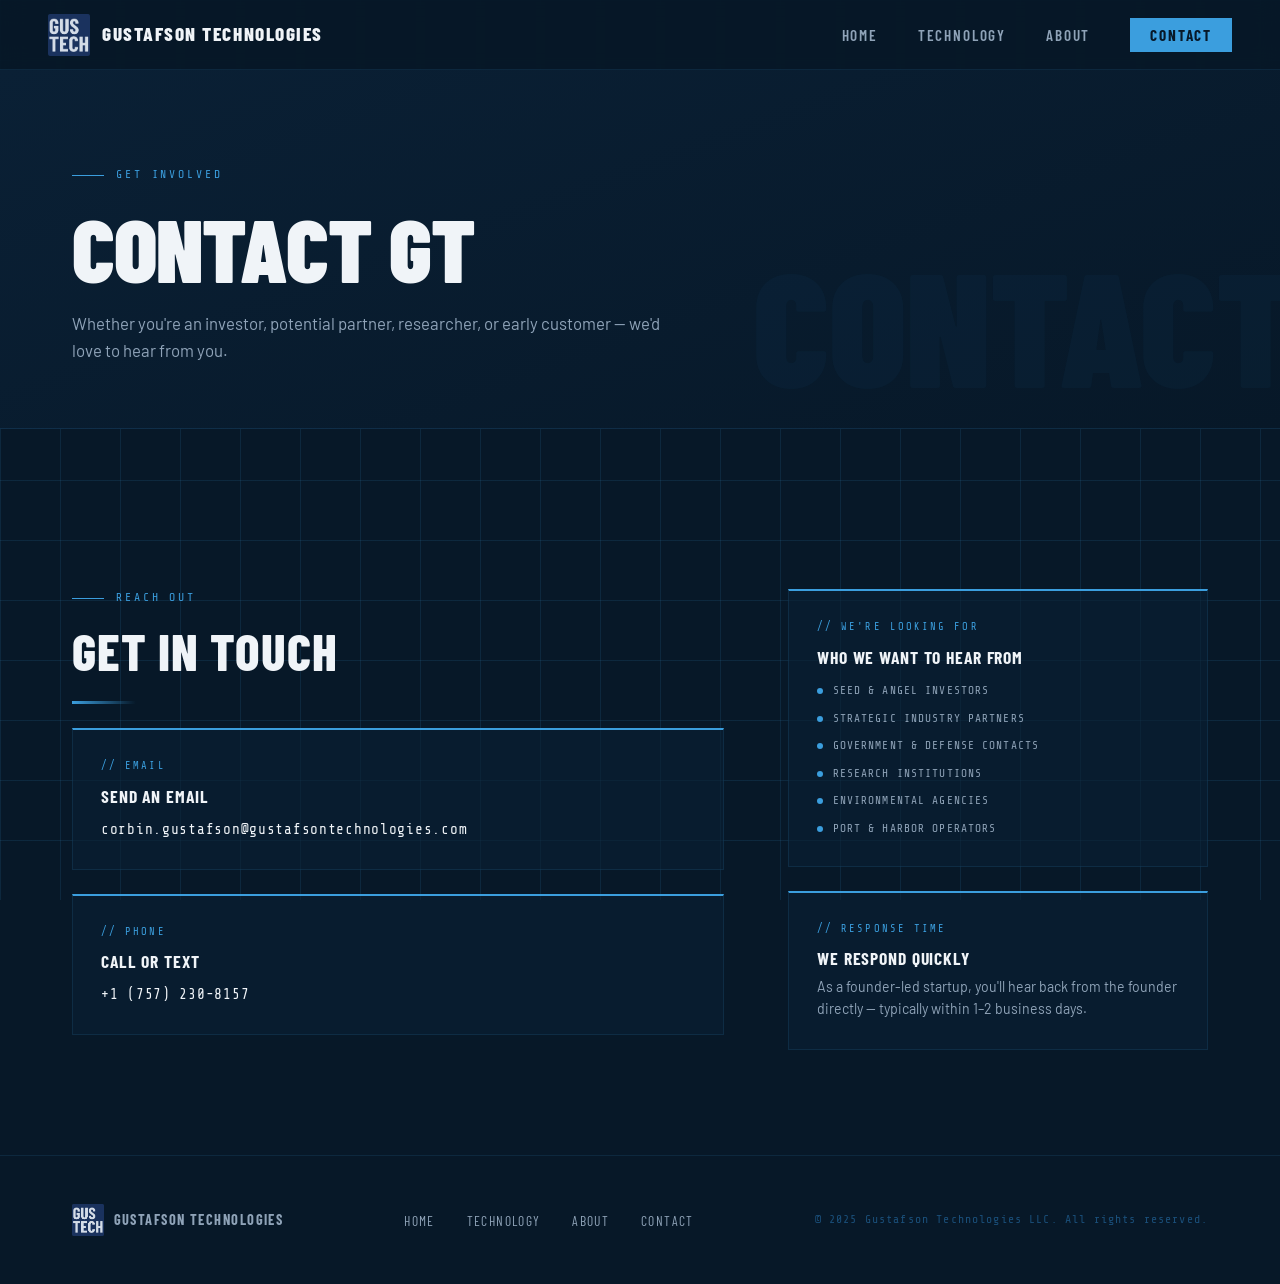
<file: contact.html>
<!DOCTYPE html>
<html lang="en">
<head>
  <meta charset="UTF-8" />
  <meta name="viewport" content="width=device-width, initial-scale=1.0" />
  <title>Contact Gustafson Technologies — Corbin Gustafson</title>
  <meta name="description" content="Contact Corbin Gustafson at Gustafson Technologies for partnership, investment, and collaboration on autonomous surface vehicle technology for maritime operations." />
  <meta name="keywords" content="contact Gustafson Technologies, Corbin Gustafson contact, autonomous surface vehicle partnership, ASV investment, maritime robotics collaboration" />
  <meta name="author" content="Corbin Gustafson" />
  <meta name="robots" content="index, follow" />

  <!-- Open Graph -->
  <meta property="og:type" content="website" />
  <meta property="og:title" content="Contact Gustafson Technologies — Corbin Gustafson" />
  <meta property="og:description" content="Contact Corbin Gustafson at Gustafson Technologies for partnership, investment, and collaboration on autonomous surface vehicle technology." />
  <meta property="og:image" content="images/GusTechLogoTransparent1.png" />
  <meta property="og:site_name" content="Gustafson Technologies" />

  <!-- Twitter Card -->
  <meta name="twitter:card" content="summary_large_image" />
  <meta name="twitter:title" content="Contact Gustafson Technologies — Corbin Gustafson" />
  <meta name="twitter:description" content="Contact Corbin Gustafson at Gustafson Technologies for partnership, investment, and collaboration on autonomous surface vehicle technology." />
  <meta name="twitter:image" content="images/GusTechLogoTransparent1.png" />

  <link rel="icon" type="image/png" href="images/GusTechLogoTransparent1.png" />
  <link rel="stylesheet" href="style.css" />
  <style>
    .page-hero {
      padding: 6rem 0 4rem;
      background: linear-gradient(160deg, var(--navy-800), var(--navy-900));
      border-bottom: 1px solid var(--grid-line);
      position: relative;
      overflow: hidden;
    }
    .page-hero::after {
      content: 'CONTACT';
      position: absolute;
      right: -1rem; bottom: -1.5rem;
      font-family: var(--font-display);
      font-size: 10rem;
      font-weight: 900;
      color: rgba(59,158,222,0.04);
      pointer-events: none;
    }

    /* ── CONTACT LAYOUT ── */
    .contact-layout {
      display: grid;
      grid-template-columns: 1fr 420px;
      gap: 4rem;
      margin-top: 4rem;
      align-items: start;
    }

    /* ── CONTACT INFO ── */
    .contact-info-card {
      background: rgba(10,32,53,0.6);
      border: 1px solid var(--grid-line);
      border-top: 2px solid var(--accent);
      padding: 1.75rem;
      margin-bottom: 1.5rem;
    }
    .contact-info-label {
      font-family: var(--font-mono);
      font-size: 0.65rem;
      letter-spacing: 0.2em;
      text-transform: uppercase;
      color: var(--accent);
      margin-bottom: 0.75rem;
    }
    .contact-info-card h3 { margin-bottom: 0.5rem; font-size: 1.1rem; }
    .contact-value {
      font-family: var(--font-mono);
      font-size: 0.9rem;
      letter-spacing: 0.05em;
      color: var(--white);
      margin-top: 0.75rem;
    }

    /* ── SIDEBAR ── */
    .contact-sidebar {
      display: flex;
      flex-direction: column;
      gap: 1.5rem;
    }

    .contact-card {
      background: rgba(10,32,53,0.6);
      border: 1px solid var(--grid-line);
      border-top: 2px solid var(--accent);
      padding: 1.75rem;
    }
    .contact-card-label {
      font-family: var(--font-mono);
      font-size: 0.65rem;
      letter-spacing: 0.2em;
      text-transform: uppercase;
      color: var(--accent);
      margin-bottom: 0.75rem;
    }
    .contact-card h3 { margin-bottom: 0.5rem; font-size: 1.1rem; }
    .contact-card p { color: var(--silver-dim); font-size: 0.88rem; line-height: 1.6; }

    .inquiry-types {
      display: flex;
      flex-direction: column;
      gap: 0.6rem;
      margin-top: 1rem;
    }
    .inquiry-tag {
      display: flex;
      align-items: center;
      gap: 0.6rem;
      font-family: var(--font-mono);
      font-size: 0.7rem;
      letter-spacing: 0.1em;
      text-transform: uppercase;
      color: var(--silver-dim);
    }
    .inquiry-tag::before {
      content: '';
      width: 6px; height: 6px;
      border-radius: 50%;
      background: var(--accent);
      flex-shrink: 0;
    }

    @media (max-width: 900px) {
      .contact-layout { grid-template-columns: 1fr; }
      .contact-sidebar { order: -1; }
    }
    @media (max-width: 600px) {
      .page-hero::after { font-size: 5rem; }
    }
  </style>
</head>
<body>

  <nav>
    <a href="index.html" class="nav-logo">
      <img src="images/GusTechLogoTransparent1.png" alt="GT" />
      <span class="nav-logo-text">Gustafson Technologies</span>
    </a>
    <button class="nav-toggle" aria-label="Menu">
      <span></span><span></span><span></span>
    </button>
    <ul class="nav-links">
      <li><a href="index.html">Home</a></li>
      <li><a href="technology.html">Technology</a></li>
      <li><a href="about.html">About</a></li>
      <li><a href="contact.html" class="nav-cta">Contact</a></li>
    </ul>
  </nav>

  <main>

    <div class="page-hero">
      <div class="container">
        <p class="section-label">Get Involved</p>
        <h1>Contact GT</h1>
        <p style="color:var(--silver-dim); max-width:600px; margin-top:1rem; font-size:1.05rem;">
          Whether you're an investor, potential partner, researcher, or early
          customer — we'd love to hear from you.
        </p>
      </div>
    </div>

    <section>
      <div class="container">
        <div class="contact-layout">

          <!-- ── CONTACT INFO ── -->
          <div class="fade-in">
            <p class="section-label">Reach Out</p>
            <h2>Get in Touch</h2>
            <div class="accent-line"></div>

            <div class="contact-info-card">
              <div class="contact-info-label">// Email</div>
              <h3>Send an Email</h3>
              <!-- Replace with your actual email address -->
              <p class="contact-value">corbin.gustafson@gustafsontechnologies.com</p>
            </div>

            <div class="contact-info-card">
              <div class="contact-info-label">// Phone</div>
              <h3>Call or Text</h3>
              <!-- Replace with your actual phone number -->
              <p class="contact-value">+1 (757) 230-8157</p>
            </div>
          </div>

          <!-- ── SIDEBAR ── -->
          <div class="contact-sidebar fade-in">

            <div class="contact-card">
              <div class="contact-card-label">// We're Looking For</div>
              <h3>Who We Want to Hear From</h3>
              <div class="inquiry-types">
                <div class="inquiry-tag">Seed &amp; Angel Investors</div>
                <div class="inquiry-tag">Strategic Industry Partners</div>
                <div class="inquiry-tag">Government &amp; Defense Contacts</div>
                <div class="inquiry-tag">Research Institutions</div>
                <div class="inquiry-tag">Environmental Agencies</div>
                <div class="inquiry-tag">Port &amp; Harbor Operators</div>
              </div>
            </div>

            <div class="contact-card">
              <div class="contact-card-label">// Response Time</div>
              <h3>We Respond Quickly</h3>
              <p>
                As a founder-led startup, you'll hear back from the founder
                directly — typically within 1–2 business days.
              </p>
            </div>

          </div>
        </div>
      </div>
    </section>

  </main>

  <footer>
    <div class="footer-inner">
      <a href="index.html" class="footer-logo">
        <img src="images/GusTechLogoTransparent1.png" alt="GT" />
        <span>Gustafson Technologies</span>
      </a>
      <ul class="footer-links">
        <li><a href="index.html">Home</a></li>
        <li><a href="technology.html">Technology</a></li>
        <li><a href="about.html">About</a></li>
        <li><a href="contact.html">Contact</a></li>
      </ul>
      <p class="footer-copy">© 2025 Gustafson Technologies LLC. All rights reserved.</p>
    </div>
  </footer>

  <script src="nav.js"></script>

</body>
</html>
</file>
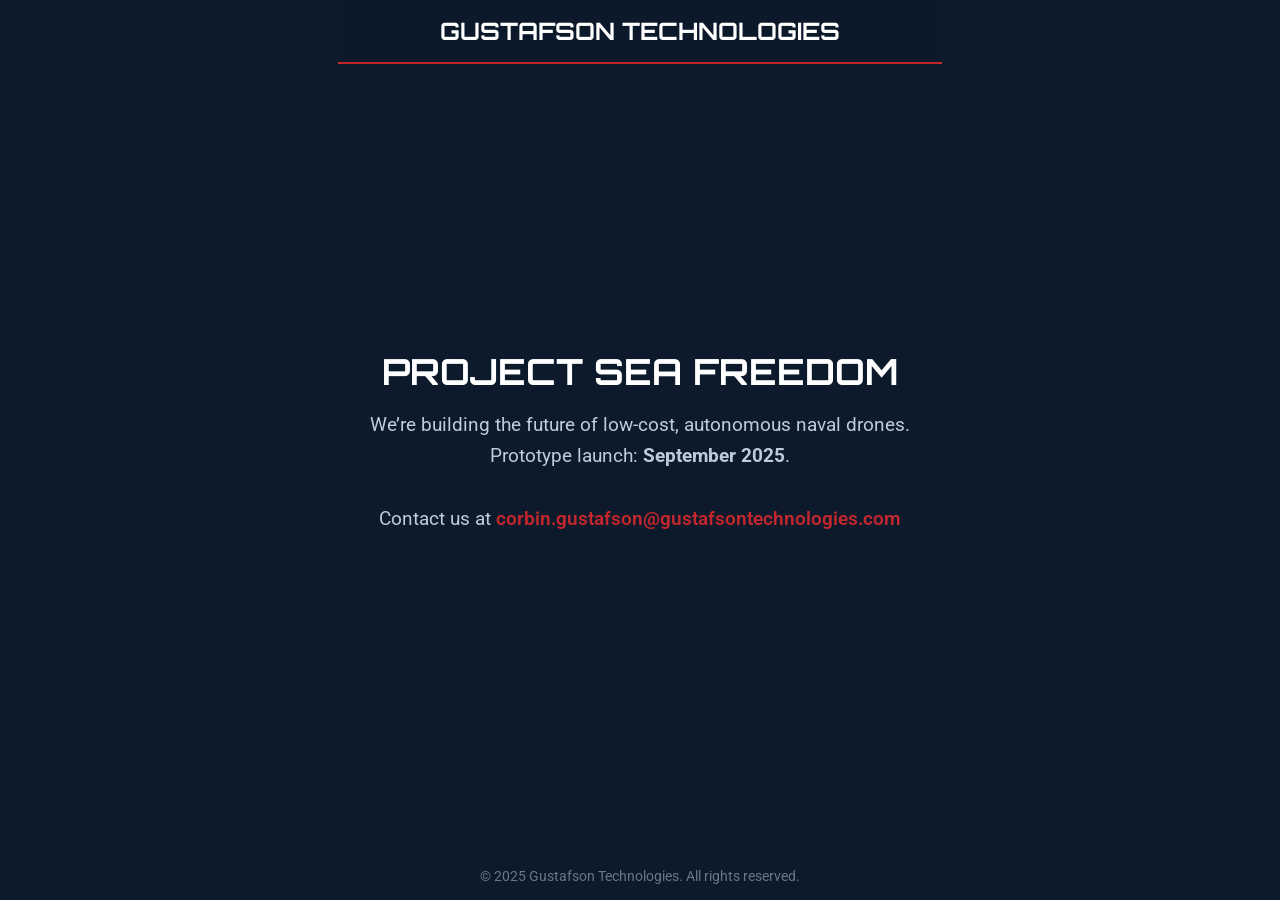
<file: indexNEW.html>
<!DOCTYPE html>
<html lang="en">
<head>
  <meta charset="UTF-8" />
  <meta name="viewport" content="width=device-width, initial-scale=1.0" />
  <title>Gustafson Technologies – Sea Freedom</title>
  <link href="https://fonts.googleapis.com/css2?family=Orbitron:wght@600&family=Roboto:wght@400;700&display=swap" rel="stylesheet">
  <style>
    * { margin: 0; padding: 0; box-sizing: border-box; }
    html, body {
      height: 100vh;
      font-family: 'Roboto', sans-serif;
      background-color: #0c1a2b;
      color: #e2e6eb;
      display: flex;
      flex-direction: column;
      align-items: center;
      text-align: center;
    }
    header {
      width: 100%;
      background: rgba(12, 26, 43, 0.95);
      border-bottom: 2px solid #c1272d;
      padding: 1rem 2rem;
      display: flex;
      justify-content: center;
      align-items: center;
    }
    header h1 {
      font-family: 'Orbitron', sans-serif;
      font-size: 1.5rem;
      color: #ffffff;
    }
    main {
      flex: 1;
      display: flex;
      flex-direction: column;
      justify-content: center;
      align-items: center;
      padding: 2rem;
    }
    h2 {
      font-family: 'Orbitron', sans-serif;
      font-size: 2.25rem;
      color: #ffffff;
      margin-bottom: 1rem;
    }
    p {
      font-size: 1.2rem;
      color: #bfcbd8;
      max-width: 800px;
      margin-bottom: 2rem;
      line-height: 1.6;
    }
    a:hover {
      text-decoration: underline;
      color: #a11e24;
    }
    footer {
      text-align: center;
      padding: 1rem;
      font-size: 0.875rem;
      color: #66788a;
    }
      a {
      color: #c1272d;
      font-weight: 600;
      text-decoration: none;
    }

</style>
</head>
<body>
  <header>
    <h1>GUSTAFSON TECHNOLOGIES</h1>
  </header>
  <main>
    <h2>PROJECT SEA FREEDOM</h2>
    <p>We’re building the future of low-cost, autonomous naval drones.<br>Prototype launch: <strong>September 2025</strong>.</p>
    <p>Contact us at <a href="mailto:corbin.gustafson@gustafsontechnologies.com">corbin.gustafson@gustafsontechnologies.com</a></p>
  </main>
  <footer>
    &copy; 2025 Gustafson Technologies. All rights reserved.
  </footer>
</body>
</html>
</file>
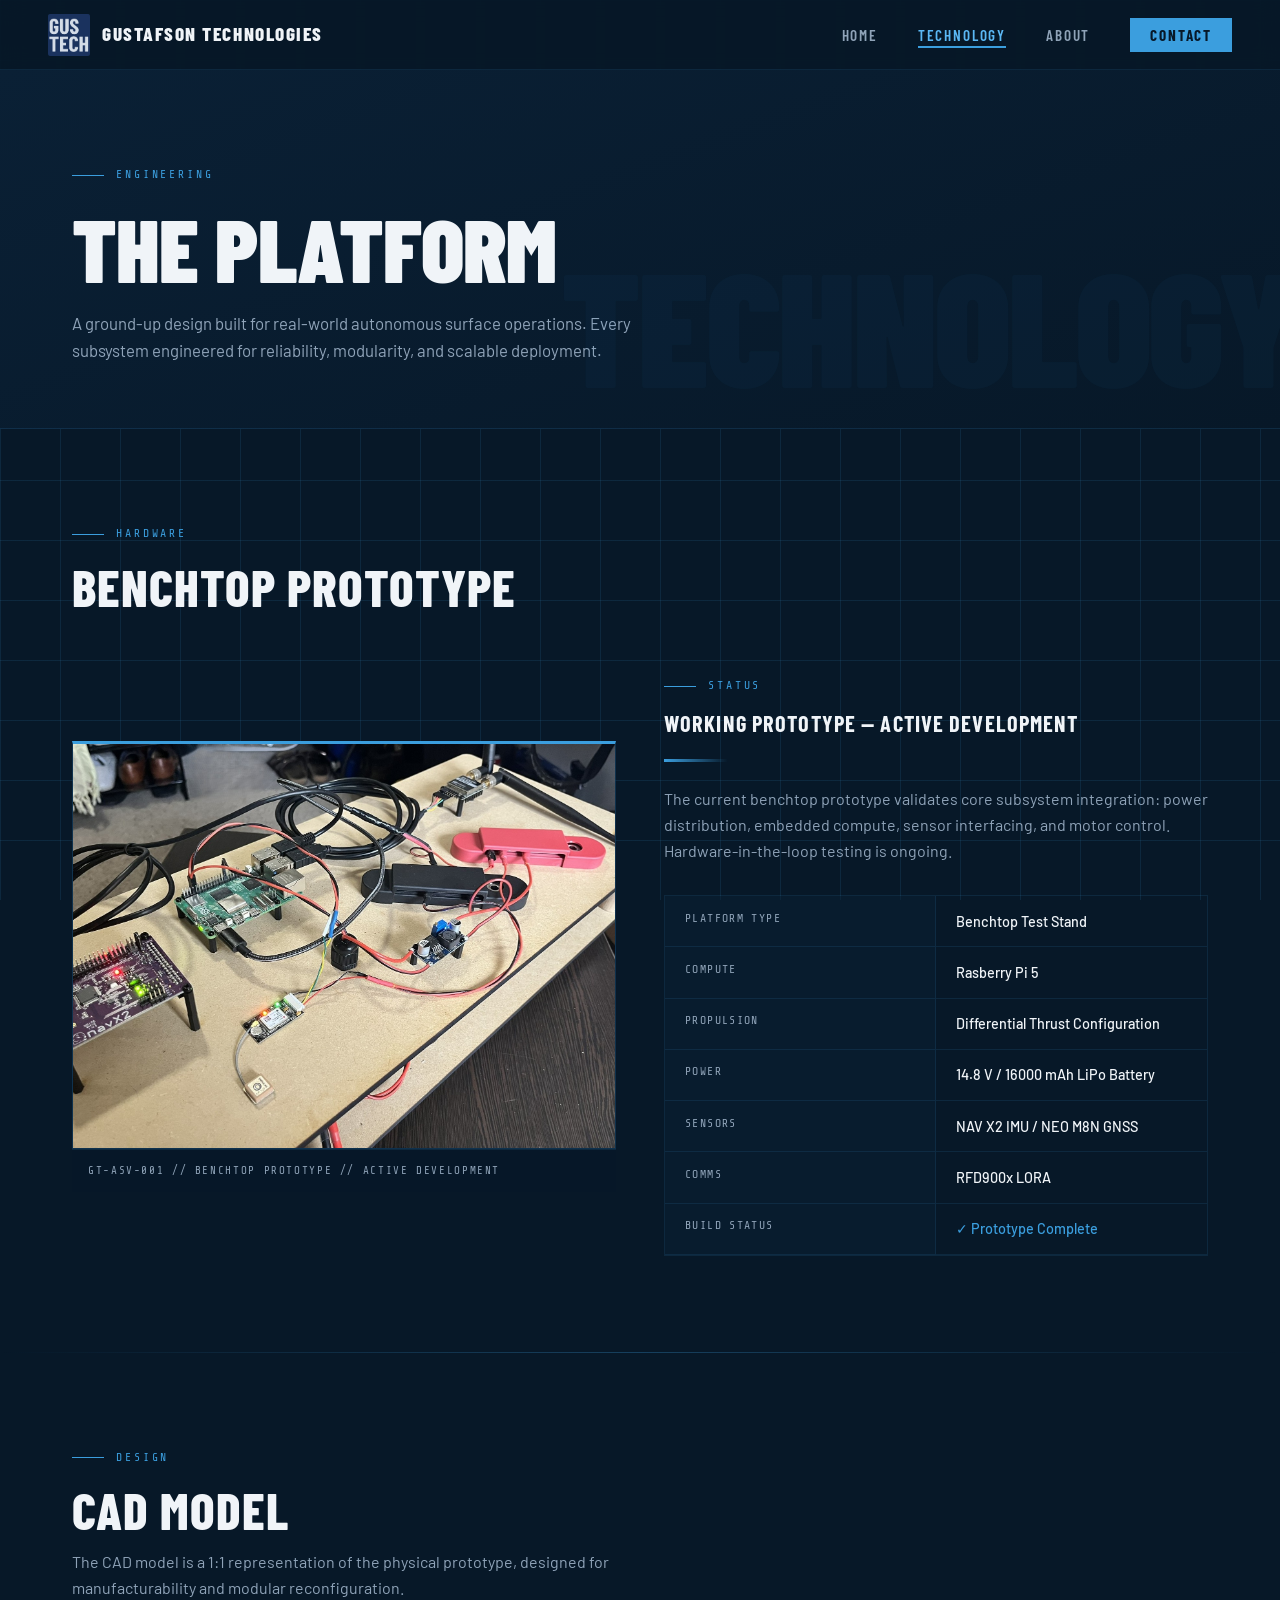
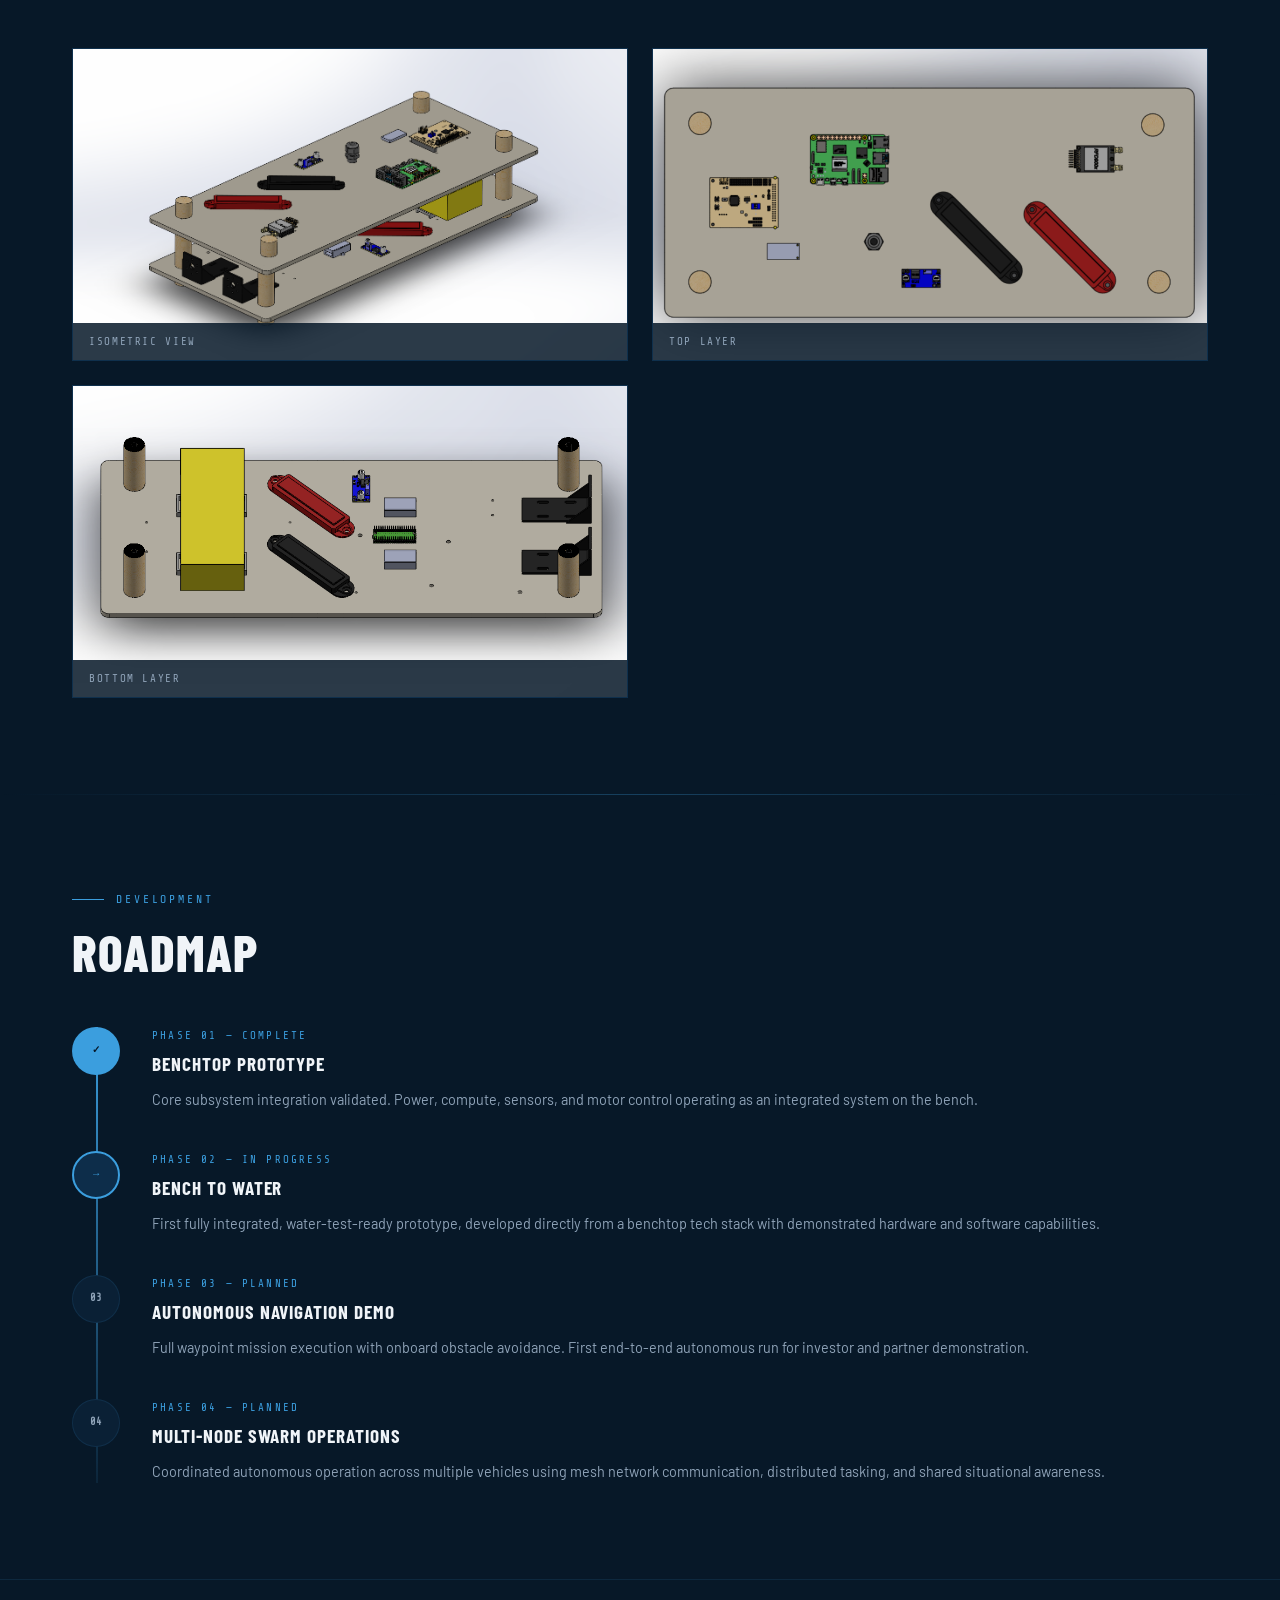
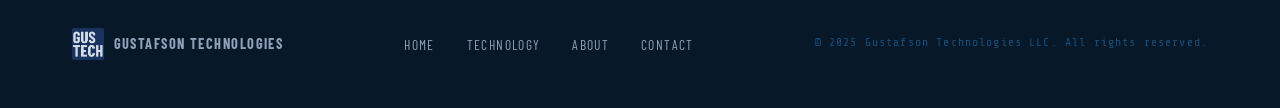
<file: technology.html>
<!DOCTYPE html>
<html lang="en">
<head>
  <meta charset="UTF-8" />
  <meta name="viewport" content="width=device-width, initial-scale=1.0" />
  <title>Technology — Autonomous Surface Vehicle Platform | Gustafson Technologies</title>
  <meta name="description" content="The engineering behind Gustafson Technologies' autonomous surface vehicle platform — sensor fusion, autonomous navigation, control systems, and modular payload design for maritime operations." />
  <meta name="keywords" content="autonomous surface vehicle technology, ASV platform, sensor fusion, autonomous navigation, maritime robotics engineering, Gustafson Technologies, Corbin Gustafson, modular payload, control systems" />
  <meta name="author" content="Corbin Gustafson" />
  <meta name="robots" content="index, follow" />

  <!-- Open Graph -->
  <meta property="og:type" content="website" />
  <meta property="og:title" content="ASV Platform Technology — Gustafson Technologies" />
  <meta property="og:description" content="Sensor fusion, autonomous navigation, and modular payload design powering Gustafson Technologies' autonomous surface vehicles." />
  <meta property="og:image" content="images/GusTechLogoTransparent1.png" />
  <meta property="og:site_name" content="Gustafson Technologies" />

  <!-- Twitter Card -->
  <meta name="twitter:card" content="summary_large_image" />
  <meta name="twitter:title" content="ASV Platform Technology — Gustafson Technologies" />
  <meta name="twitter:description" content="Sensor fusion, autonomous navigation, and modular payload design powering Gustafson Technologies' autonomous surface vehicles." />
  <meta name="twitter:image" content="images/GusTechLogoTransparent1.png" />

  <link rel="icon" type="image/png" href="images/GusTechLogoTransparent1.png" />
  <link rel="stylesheet" href="style.css" />
  <style>
    /* ── PAGE HERO ── */
    .page-hero {
      padding: 6rem 0 4rem;
      background: linear-gradient(160deg, var(--navy-800), var(--navy-900));
      border-bottom: 1px solid var(--grid-line);
      position: relative;
      overflow: hidden;
    }
    .page-hero::after {
      content: 'TECHNOLOGY';
      position: absolute;
      right: -1rem;
      bottom: -1.5rem;
      font-family: var(--font-display);
      font-size: 10rem;
      font-weight: 900;
      color: rgba(59,158,222,0.04);
      pointer-events: none;
      letter-spacing: -0.02em;
    }

    /* ── PROTOTYPE SHOWCASE ── */
    .prototype-layout {
      display: grid;
      grid-template-columns: 1fr 1fr;
      gap: 3rem;
      align-items: center;
      margin-top: 4rem;
    }
    .prototype-image-box {
      background: rgba(13,45,74,0.5);
      border: 1px solid var(--grid-line);
      border-top: 3px solid var(--accent);
      aspect-ratio: 4/3;
      display: flex;
      align-items: center;
      justify-content: center;
      position: relative;
      overflow: hidden;
    }
    .prototype-image-box img {
      width: 100%;
      height: 100%;
      object-fit: cover;
    }
    .image-placeholder {
      display: flex;
      flex-direction: column;
      align-items: center;
      gap: 1rem;
      color: var(--silver-dim);
      text-align: center;
      padding: 2rem;
    }
    .image-placeholder .icon { font-size: 3rem; opacity: 0.4; }
    .image-placeholder p {
      font-family: var(--font-mono);
      font-size: 0.72rem;
      letter-spacing: 0.15em;
      text-transform: uppercase;
    }
    .image-caption {
      font-family: var(--font-mono);
      font-size: 0.68rem;
      letter-spacing: 0.15em;
      color: var(--silver-dim);
      text-transform: uppercase;
      padding: 0.75rem 1rem;
      background: rgba(7,24,40,0.8);
      border-top: 1px solid var(--grid-line);
    }

    /* ── SPEC TABLE ── */
    .spec-grid {
      display: grid;
      grid-template-columns: 1fr 1fr;
      gap: 0;
      border: 1px solid var(--grid-line);
      margin-top: 2rem;
    }
    .spec-row {
      display: contents;
    }
    .spec-key, .spec-val {
      padding: 0.85rem 1.25rem;
      border-bottom: 1px solid var(--grid-line);
      font-size: 0.9rem;
    }
    .spec-key {
      font-family: var(--font-mono);
      font-size: 0.72rem;
      letter-spacing: 0.12em;
      color: var(--silver-dim);
      text-transform: uppercase;
      background: rgba(10,32,53,0.5);
      border-right: 1px solid var(--grid-line);
    }
    .spec-val {
      color: var(--white);
      font-weight: 500;
    }

    /* ── SYSTEM LAYERS ── */
    .layers-stack {
      display: flex;
      flex-direction: column;
      gap: 0;
      margin-top: 3rem;
      border: 1px solid var(--grid-line);
    }
    .layer {
      display: grid;
      grid-template-columns: 200px 1fr;
      border-bottom: 1px solid var(--grid-line);
      transition: background 0.2s;
    }
    .layer:last-child { border-bottom: none; }
    .layer:hover { background: rgba(59,158,222,0.04); }
    .layer-label {
      padding: 1.5rem;
      background: rgba(10,32,53,0.6);
      border-right: 1px solid var(--grid-line);
      display: flex;
      flex-direction: column;
      justify-content: center;
      gap: 0.3rem;
    }
    .layer-number {
      font-family: var(--font-mono);
      font-size: 0.65rem;
      color: var(--accent);
      letter-spacing: 0.2em;
    }
    .layer-name {
      font-family: var(--font-display);
      font-weight: 700;
      font-size: 1rem;
      letter-spacing: 0.05em;
      text-transform: uppercase;
      color: var(--white);
    }
    .layer-content {
      padding: 1.5rem;
      color: var(--silver-dim);
      font-size: 0.92rem;
    }
    .layer-content strong { color: var(--silver); font-weight: 600; }

    /* ── CAD SECTION ── */
    .cad-grid {
      display: grid;
      grid-template-columns: repeat(2, 1fr);
      gap: 1.5rem;
      margin-top: 3rem;
    }
    .cad-frame {
      background: rgba(13,45,74,0.5);
      border: 1px solid var(--grid-line);
      aspect-ratio: 16/9;
      display: flex;
      align-items: center;
      justify-content: center;
      position: relative;
      overflow: hidden;
    }
    .cad-frame img {
      width: 100%; height: 100%;
      object-fit: cover;
    }
    .cad-label {
      position: absolute;
      bottom: 0; left: 0; right: 0;
      background: rgba(7,24,40,0.85);
      padding: 0.6rem 1rem;
      font-family: var(--font-mono);
      font-size: 0.68rem;
      letter-spacing: 0.15em;
      color: var(--silver-dim);
      text-transform: uppercase;
    }

    /* ── ROADMAP ── */
    .roadmap {
      display: flex;
      flex-direction: column;
      gap: 0;
      margin-top: 3rem;
      position: relative;
    }
    .roadmap::before {
      content: '';
      position: absolute;
      left: 1.5rem;
      top: 0; bottom: 0;
      width: 2px;
      background: linear-gradient(180deg, var(--accent), rgba(59,158,222,0.1));
    }
    .roadmap-item {
      display: grid;
      grid-template-columns: 3.5rem 1fr;
      gap: 1.5rem;
      padding-bottom: 2.5rem;
    }
    .roadmap-item:last-child { padding-bottom: 0; }
    .roadmap-dot {
      width: 3rem; height: 3rem;
      border-radius: 50%;
      display: flex;
      align-items: center;
      justify-content: center;
      font-family: var(--font-mono);
      font-size: 0.65rem;
      font-weight: 700;
      flex-shrink: 0;
      position: relative;
      z-index: 1;
    }
    .roadmap-dot.done    { background: var(--accent); color: var(--navy-900); }
    .roadmap-dot.current { background: var(--navy-700); border: 2px solid var(--accent); color: var(--accent); }
    .roadmap-dot.future  { background: var(--navy-800); border: 1px solid var(--grid-line); color: var(--silver-dim); }
    .roadmap-phase {
      font-family: var(--font-mono);
      font-size: 0.68rem;
      letter-spacing: 0.2em;
      color: var(--accent);
      text-transform: uppercase;
      margin-bottom: 0.3rem;
    }
    .roadmap-title {
      font-family: var(--font-display);
      font-size: 1.2rem;
      font-weight: 700;
      letter-spacing: 0.05em;
      text-transform: uppercase;
      color: var(--white);
      margin-bottom: 0.5rem;
    }
    .roadmap-desc { color: var(--silver-dim); font-size: 0.9rem; }

    @media (max-width: 768px) {
      .prototype-layout { grid-template-columns: 1fr; }
      .spec-grid  { grid-template-columns: 1fr; }
      .spec-key   { border-right: none; border-bottom: none; }
      .cad-grid   { grid-template-columns: 1fr; }
      .layer      { grid-template-columns: 1fr; }
      .layer-label { border-right: none; border-bottom: 1px solid var(--grid-line); }
      .page-hero::after { font-size: 4rem; }
    }
  </style>
</head>
<body>

  <nav>
    <a href="index.html" class="nav-logo">
      <img src="images/GusTechLogoTransparent1.png" alt="GT" />
      <span class="nav-logo-text">Gustafson Technologies</span>
    </a>
    <button class="nav-toggle" aria-label="Menu">
      <span></span><span></span><span></span>
    </button>
    <ul class="nav-links">
      <li><a href="index.html">Home</a></li>
      <li><a href="technology.html">Technology</a></li>
      <li><a href="about.html">About</a></li>
      <li><a href="contact.html" class="nav-cta">Contact</a></li>
    </ul>
  </nav>

  <main>

    <div class="page-hero">
      <div class="container">
        <p class="section-label">Engineering</p>
        <h1>The Platform</h1>
        <p style="color:var(--silver-dim); max-width:600px; margin-top:1rem; font-size:1.05rem;">
          A ground-up design built for real-world autonomous surface operations.
          Every subsystem engineered for reliability, modularity, and scalable deployment.
        </p>
      </div>
    </div>

    <!-- ── PROTOTYPE ── -->
    <section>
      <div class="container">
        <p class="section-label">Hardware</p>
        <h2>Benchtop Prototype</h2>

        <div class="prototype-layout">
          <div>
            <div class="prototype-image-box">
              <img src="images/front-iso.JPEG" alt="Prototype V0" />
            </div>
            <div class="image-caption">GT-ASV-001 // Benchtop Prototype // Active Development</div>
          </div>

          <div class="fade-in">
            <p class="section-label">Status</p>
            <h3>Working Prototype — Active Development</h3>
            <div class="accent-line"></div>
            <p style="color:var(--silver-dim); margin-bottom:1.5rem;">
              The current benchtop prototype validates core subsystem integration:
              power distribution, embedded compute, sensor interfacing, and
              motor control. Hardware-in-the-loop testing is ongoing.
            </p>

            <div class="spec-grid">
              <div class="spec-key">Platform Type</div>
              <div class="spec-val">Benchtop Test Stand</div>

              <div class="spec-key">Compute</div>
              <div class="spec-val">Rasberry Pi 5</div>

              <div class="spec-key">Propulsion</div>
              <div class="spec-val">Differential Thrust Configuration</div>

              <div class="spec-key">Power</div>
              <div class="spec-val">14.8 V / 16000 mAh LiPo Battery</div>

              <div class="spec-key">Sensors</div>
              <div class="spec-val">NAV X2 IMU / NEO M8N GNSS</div>

              <div class="spec-key">Comms</div>
              <div class="spec-val"> RFD900x LORA</div>

              <div class="spec-key">Build Status</div>
              <div class="spec-val" style="color:var(--accent)">✓ Prototype Complete</div>
            </div>
          </div>
        </div>
      </div>
    </section>

    <div class="section-divider"></div>

    <!-- ── CAD ── -->
    <section>
      <div class="container">
        <p class="section-label">Design</p>
        <h2>CAD Model</h2>
        <p style="color:var(--silver-dim); margin-top:0.75rem; max-width:600px;">
          The CAD model is a 1:1 representation of the physical prototype, designed
          for manufacturability and modular reconfiguration.
        </p>

        <div class="cad-grid fade-in">
          <div class="cad-frame">
            <img src="images/CAD-ISO.png" alt="CAD isometric view">
            <div class="cad-label">Isometric View</div>
          </div>
          <div class="cad-frame">
            <img src="images/CAD-TOP.png" alt="CAD top view">
            <div class="cad-label">Top Layer</div>
          </div>
          <div class="cad-frame">
            <img src="images/CAD-BOTTOM.png" alt="CAD bottom view">
            <div class="cad-label">Bottom Layer</div>
          </div>
        </div>
      </div>
    </section>

    <div class="section-divider"></div>

    <!-- ── ROADMAP ── -->
    <section>
      <div class="container">
        <p class="section-label">Development</p>
        <h2>Roadmap</h2>

        <div class="roadmap fade-in">
          <div class="roadmap-item">
            <div class="roadmap-dot done">✓</div>
            <div>
              <div class="roadmap-phase">Phase 01 — Complete</div>
              <div class="roadmap-title">Benchtop Prototype</div>
              <div class="roadmap-desc">Core subsystem integration validated. Power, compute, sensors, and motor control operating as an integrated system on the bench.</div>
            </div>
          </div>

          <div class="roadmap-item">
            <div class="roadmap-dot current">→</div>
            <div>
              <div class="roadmap-phase">Phase 02 — In Progress</div>
              <div class="roadmap-title">Bench to Water</div>
              <div class="roadmap-desc">First fully integrated, water-test-ready prototype, developed directly from a benchtop tech stack with demonstrated hardware and software capabilities.</div>
            </div>
          </div>

          <div class="roadmap-item">
            <div class="roadmap-dot future">03</div>
            <div>
              <div class="roadmap-phase">Phase 03 — Planned</div>
              <div class="roadmap-title">Autonomous Navigation Demo</div>
              <div class="roadmap-desc">Full waypoint mission execution with onboard obstacle avoidance. First end-to-end autonomous run for investor and partner demonstration.</div>
            </div>
          </div>

          <div class="roadmap-item">
            <div class="roadmap-dot future">04</div>
            <div>
              <div class="roadmap-phase">Phase 04 — Planned</div>
              <div class="roadmap-title">Multi-Node Swarm Operations</div>
              <div class="roadmap-desc">Coordinated autonomous operation across multiple vehicles using mesh network communication, distributed tasking, and shared situational awareness.</div>
            </div>
          </div>
        </div>
      </div>
    </section>

  </main>

  <footer>
    <div class="footer-inner">
      <a href="index.html" class="footer-logo">
        <img src="images/GusTechLogoTransparent1.png" alt="GT" />
        <span>Gustafson Technologies</span>
      </a>
      <ul class="footer-links">
        <li><a href="index.html">Home</a></li>
        <li><a href="technology.html">Technology</a></li>
        <li><a href="about.html">About</a></li>
        <li><a href="contact.html">Contact</a></li>
      </ul>
      <p class="footer-copy">© 2025 Gustafson Technologies LLC. All rights reserved.</p>
    </div>
  </footer>

  <script src="nav.js"></script>
</body>
</html>
</file>
<file: style.css>
@import url('https://fonts.googleapis.com/css2?family=Barlow+Condensed:wght@400;600;700;800;900&family=Barlow:wght@300;400;500;600&family=Share+Tech+Mono&display=swap');

/* ── DESIGN TOKENS ── */
:root {
  --navy-900: #071828;
  --navy-800: #0a2035;
  --navy-700: #0d2d4a;
  --navy-600: #0f3a5e;
  --navy-500: #1a4f7a;
  --accent:   #3b9ede;
  --accent-bright: #5bb8f5;
  --silver:   #dce4ed;
  --silver-dim: #8fa3b8;
  --white:    #f0f4f8;
  --grid-line: rgba(59,158,222,0.12);
  --font-display: 'Barlow Condensed', sans-serif;
  --font-body: 'Barlow', sans-serif;
  --font-mono: 'Share Tech Mono', monospace;
}

/* ── RESET & BASE ── */
*, *::before, *::after { box-sizing: border-box; margin: 0; padding: 0; }

html { scroll-behavior: smooth; }

body {
  background: var(--navy-900);
  color: var(--silver);
  font-family: var(--font-body);
  font-weight: 400;
  line-height: 1.6;
  overflow-x: hidden;
}

/* ── BACKGROUND GRID ── */
body::before {
  content: '';
  position: fixed;
  inset: 0;
  background-image:
    linear-gradient(var(--grid-line) 1px, transparent 1px),
    linear-gradient(90deg, var(--grid-line) 1px, transparent 1px);
  background-size: 60px 60px;
  pointer-events: none;
  z-index: 0;
}

/* ── NAVIGATION ── */
nav {
  position: fixed;
  top: 0; left: 0; right: 0;
  z-index: 1000;
  display: flex;
  align-items: center;
  justify-content: space-between;
  padding: 0 3rem;
  height: 70px;
  background: rgba(7, 24, 40, 0.92);
  backdrop-filter: blur(12px);
  border-bottom: 1px solid var(--grid-line);
}

.nav-logo {
  display: flex;
  align-items: center;
  gap: 0.75rem;
  text-decoration: none;
}

.nav-logo img {
  height: 42px;
  width: 42px;
  object-fit: contain;
}

.nav-logo-text {
  font-family: var(--font-display);
  font-weight: 800;
  font-size: 1.2rem;
  letter-spacing: 0.08em;
  color: var(--white);
  text-transform: uppercase;
}

.nav-links {
  display: flex;
  align-items: center;
  gap: 2.5rem;
  list-style: none;
}

.nav-links a {
  font-family: var(--font-display);
  font-weight: 600;
  font-size: 0.95rem;
  letter-spacing: 0.12em;
  text-transform: uppercase;
  color: var(--silver-dim);
  text-decoration: none;
  position: relative;
  transition: color 0.2s;
}

.nav-links a::after {
  content: '';
  position: absolute;
  bottom: -4px; left: 0;
  width: 0; height: 2px;
  background: var(--accent);
  transition: width 0.3s ease;
}

.nav-links a:hover,
.nav-links a.active { color: var(--accent-bright); }
.nav-links a:hover::after,
.nav-links a.active::after { width: 100%; }

.nav-cta {
  background: var(--accent) !important;
  color: var(--navy-900) !important;
  padding: 0.5rem 1.25rem;
  font-weight: 700 !important;
  letter-spacing: 0.1em;
  transition: background 0.2s, transform 0.2s !important;
}
.nav-cta::after { display: none !important; }
.nav-cta:hover { background: var(--accent-bright) !important; transform: translateY(-1px); }

/* Hamburger */
.nav-toggle {
  display: none;
  flex-direction: column;
  gap: 5px;
  cursor: pointer;
  background: none;
  border: none;
  padding: 4px;
}
.nav-toggle span {
  display: block;
  width: 26px; height: 2px;
  background: var(--silver);
  transition: 0.3s;
}

/* ── PAGE WRAPPER ── */
main {
  position: relative;
  z-index: 1;
  padding-top: 70px;
}

/* ── SECTION BASE ── */
section {
  padding: 6rem 0;
}

.container {
  max-width: 1200px;
  margin: 0 auto;
  padding: 0 2rem;
}

/* ── SECTION LABELS ── */
.section-label {
  font-family: var(--font-mono);
  font-size: 0.72rem;
  letter-spacing: 0.25em;
  color: var(--accent);
  text-transform: uppercase;
  margin-bottom: 1rem;
  display: flex;
  align-items: center;
  gap: 0.75rem;
}
.section-label::before {
  content: '';
  display: inline-block;
  width: 2rem; height: 1px;
  background: var(--accent);
}

/* ── HEADINGS ── */
h1, h2, h3 {
  font-family: var(--font-display);
  text-transform: uppercase;
  line-height: 1.05;
  color: var(--white);
}

h1 { font-size: clamp(3rem, 7vw, 6.5rem); font-weight: 900; letter-spacing: -0.01em; }
h2 { font-size: clamp(2rem, 4vw, 3.5rem); font-weight: 800; letter-spacing: 0.02em; }
h3 { font-size: 1.4rem; font-weight: 700; letter-spacing: 0.05em; }

/* ── ACCENT LINE ── */
.accent-line {
  width: 4rem; height: 3px;
  background: linear-gradient(90deg, var(--accent), transparent);
  margin: 1.5rem 0;
}

/* ── BUTTONS ── */
.btn {
  display: inline-flex;
  align-items: center;
  gap: 0.5rem;
  font-family: var(--font-display);
  font-weight: 700;
  font-size: 0.95rem;
  letter-spacing: 0.12em;
  text-transform: uppercase;
  text-decoration: none;
  padding: 0.85rem 2rem;
  transition: all 0.25s;
  cursor: pointer;
  border: none;
}

.btn-primary {
  background: var(--accent);
  color: var(--navy-900);
  clip-path: polygon(0 0, calc(100% - 12px) 0, 100% 12px, 100% 100%, 12px 100%, 0 calc(100% - 12px));
}
.btn-primary:hover {
  background: var(--accent-bright);
  transform: translateY(-2px);
}

.btn-outline {
  background: transparent;
  color: var(--accent);
  border: 1px solid var(--accent);
  clip-path: polygon(0 0, calc(100% - 12px) 0, 100% 12px, 100% 100%, 12px 100%, 0 calc(100% - 12px));
}
.btn-outline:hover {
  background: rgba(59,158,222,0.1);
  transform: translateY(-2px);
}

/* ── CARDS ── */
.card {
  background: rgba(13, 45, 74, 0.5);
  border: 1px solid var(--grid-line);
  border-top: 2px solid var(--accent);
  padding: 2rem;
  position: relative;
  transition: transform 0.3s, border-color 0.3s;
}
.card:hover {
  transform: translateY(-4px);
  border-color: rgba(59,158,222,0.3);
}

/* ── STAT BLOCKS ── */
.stat-number {
  font-family: var(--font-display);
  font-size: 3rem;
  font-weight: 900;
  color: var(--accent);
  line-height: 1;
}
.stat-label {
  font-family: var(--font-mono);
  font-size: 0.75rem;
  letter-spacing: 0.15em;
  color: var(--silver-dim);
  text-transform: uppercase;
  margin-top: 0.4rem;
}

/* ── FOOTER ── */
footer {
  position: relative;
  z-index: 1;
  border-top: 1px solid var(--grid-line);
  padding: 3rem 0;
  background: var(--navy-900);
}

.footer-inner {
  max-width: 1200px;
  margin: 0 auto;
  padding: 0 2rem;
  display: flex;
  align-items: center;
  justify-content: space-between;
  flex-wrap: wrap;
  gap: 1rem;
}

.footer-logo {
  display: flex;
  align-items: center;
  gap: 0.6rem;
  text-decoration: none;
}
.footer-logo img { height: 32px; width: 32px; }
.footer-logo span {
  font-family: var(--font-display);
  font-weight: 700;
  font-size: 0.9rem;
  letter-spacing: 0.1em;
  color: var(--silver-dim);
  text-transform: uppercase;
}

.footer-links {
  display: flex;
  gap: 2rem;
  list-style: none;
}
.footer-links a {
  font-family: var(--font-display);
  font-size: 0.85rem;
  letter-spacing: 0.1em;
  text-transform: uppercase;
  color: var(--silver-dim);
  text-decoration: none;
  transition: color 0.2s;
}
.footer-links a:hover { color: var(--accent); }

.footer-copy {
  font-family: var(--font-mono);
  font-size: 0.72rem;
  color: var(--navy-500);
  letter-spacing: 0.1em;
}

/* ── DIVIDER ── */
.section-divider {
  width: 100%;
  height: 1px;
  background: linear-gradient(90deg, transparent, var(--accent), transparent);
  opacity: 0.3;
  margin: 0;
}

/* ── FADE IN ANIMATION ── */
.fade-in {
  opacity: 0;
  transform: translateY(24px);
  transition: opacity 0.7s ease, transform 0.7s ease;
}
.fade-in.visible {
  opacity: 1;
  transform: translateY(0);
}

/* ── RESPONSIVE ── */
@media (max-width: 768px) {
  nav { padding: 0 1.5rem; }

  .nav-links {
    display: none;
    position: absolute;
    top: 70px; left: 0; right: 0;
    flex-direction: column;
    gap: 0;
    background: rgba(7,24,40,0.98);
    border-bottom: 1px solid var(--grid-line);
    padding: 1rem 0;
  }
  .nav-links.open { display: flex; }
  .nav-links li { width: 100%; }
  .nav-links a { display: block; padding: 0.9rem 2rem; }
  .nav-links a::after { display: none; }
  .nav-toggle { display: flex; }

  section { padding: 4rem 0; }
  .footer-inner { flex-direction: column; align-items: flex-start; }
}
</file>
